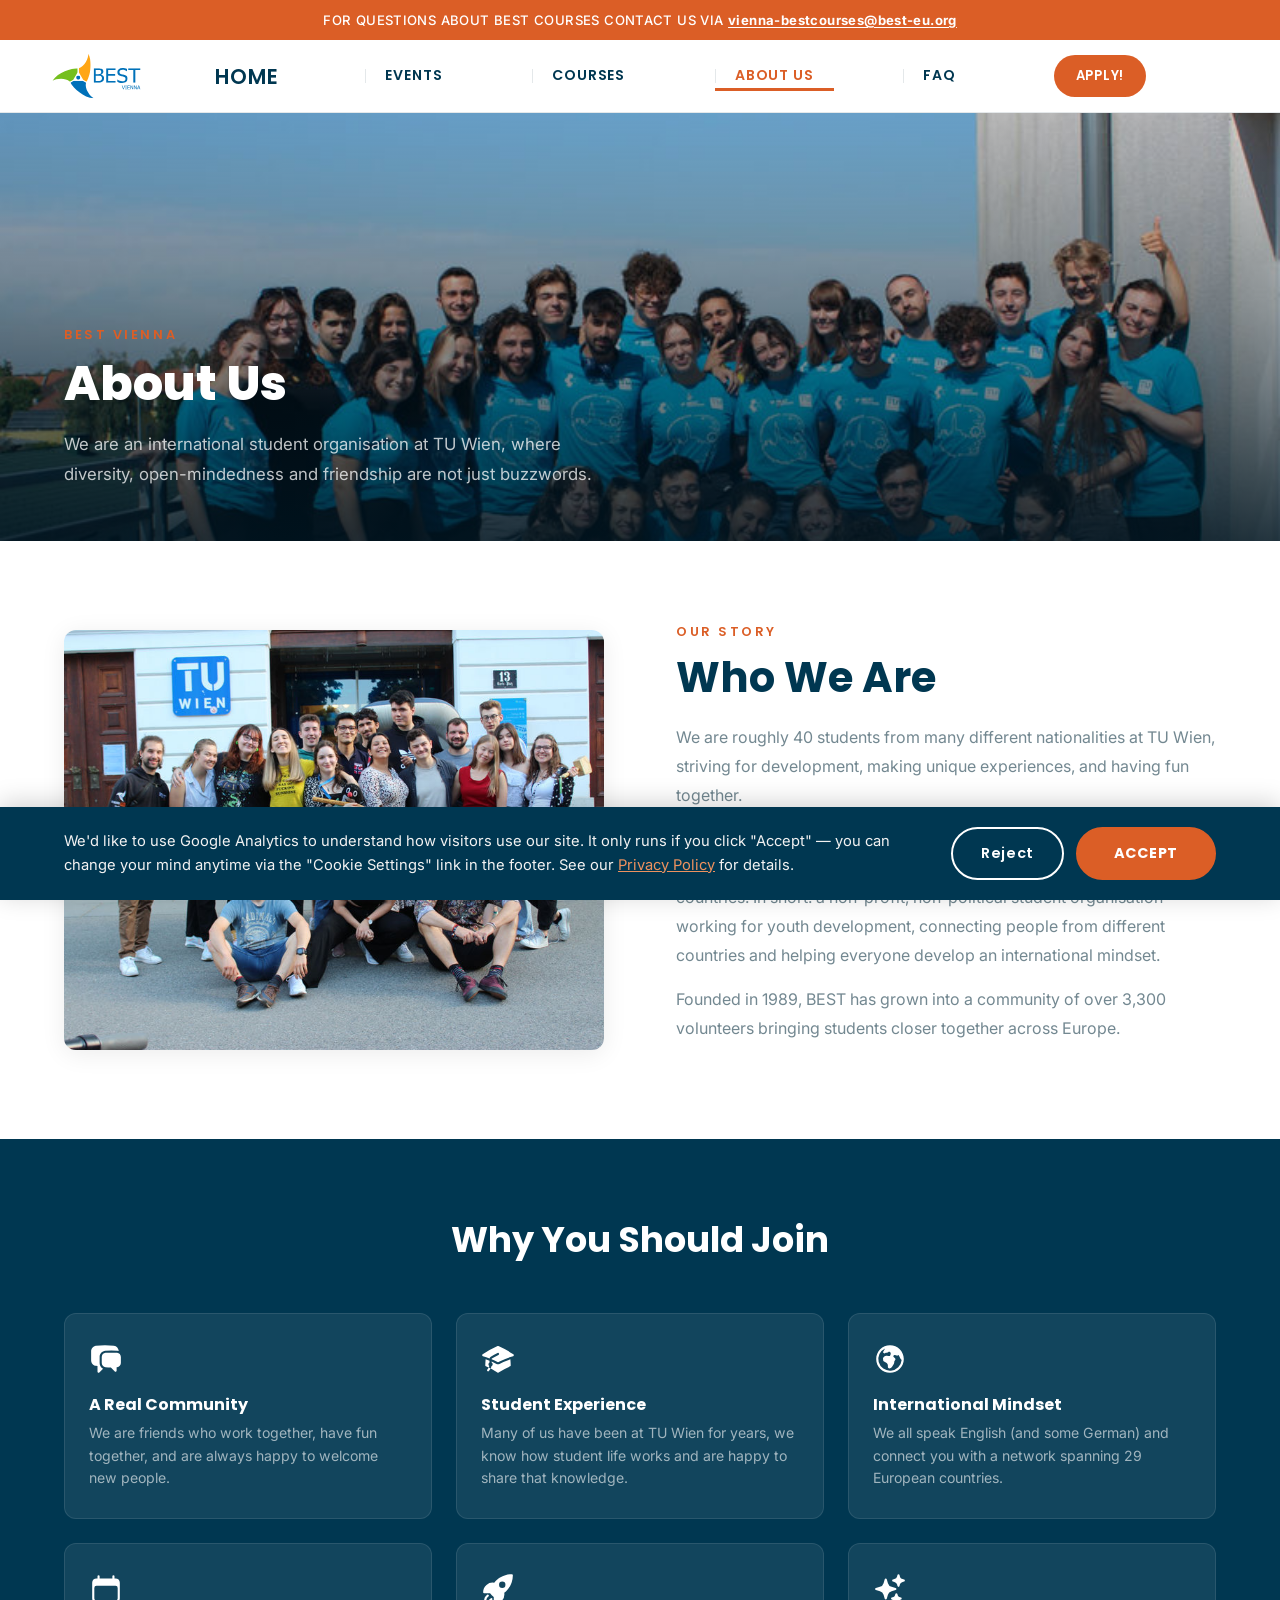
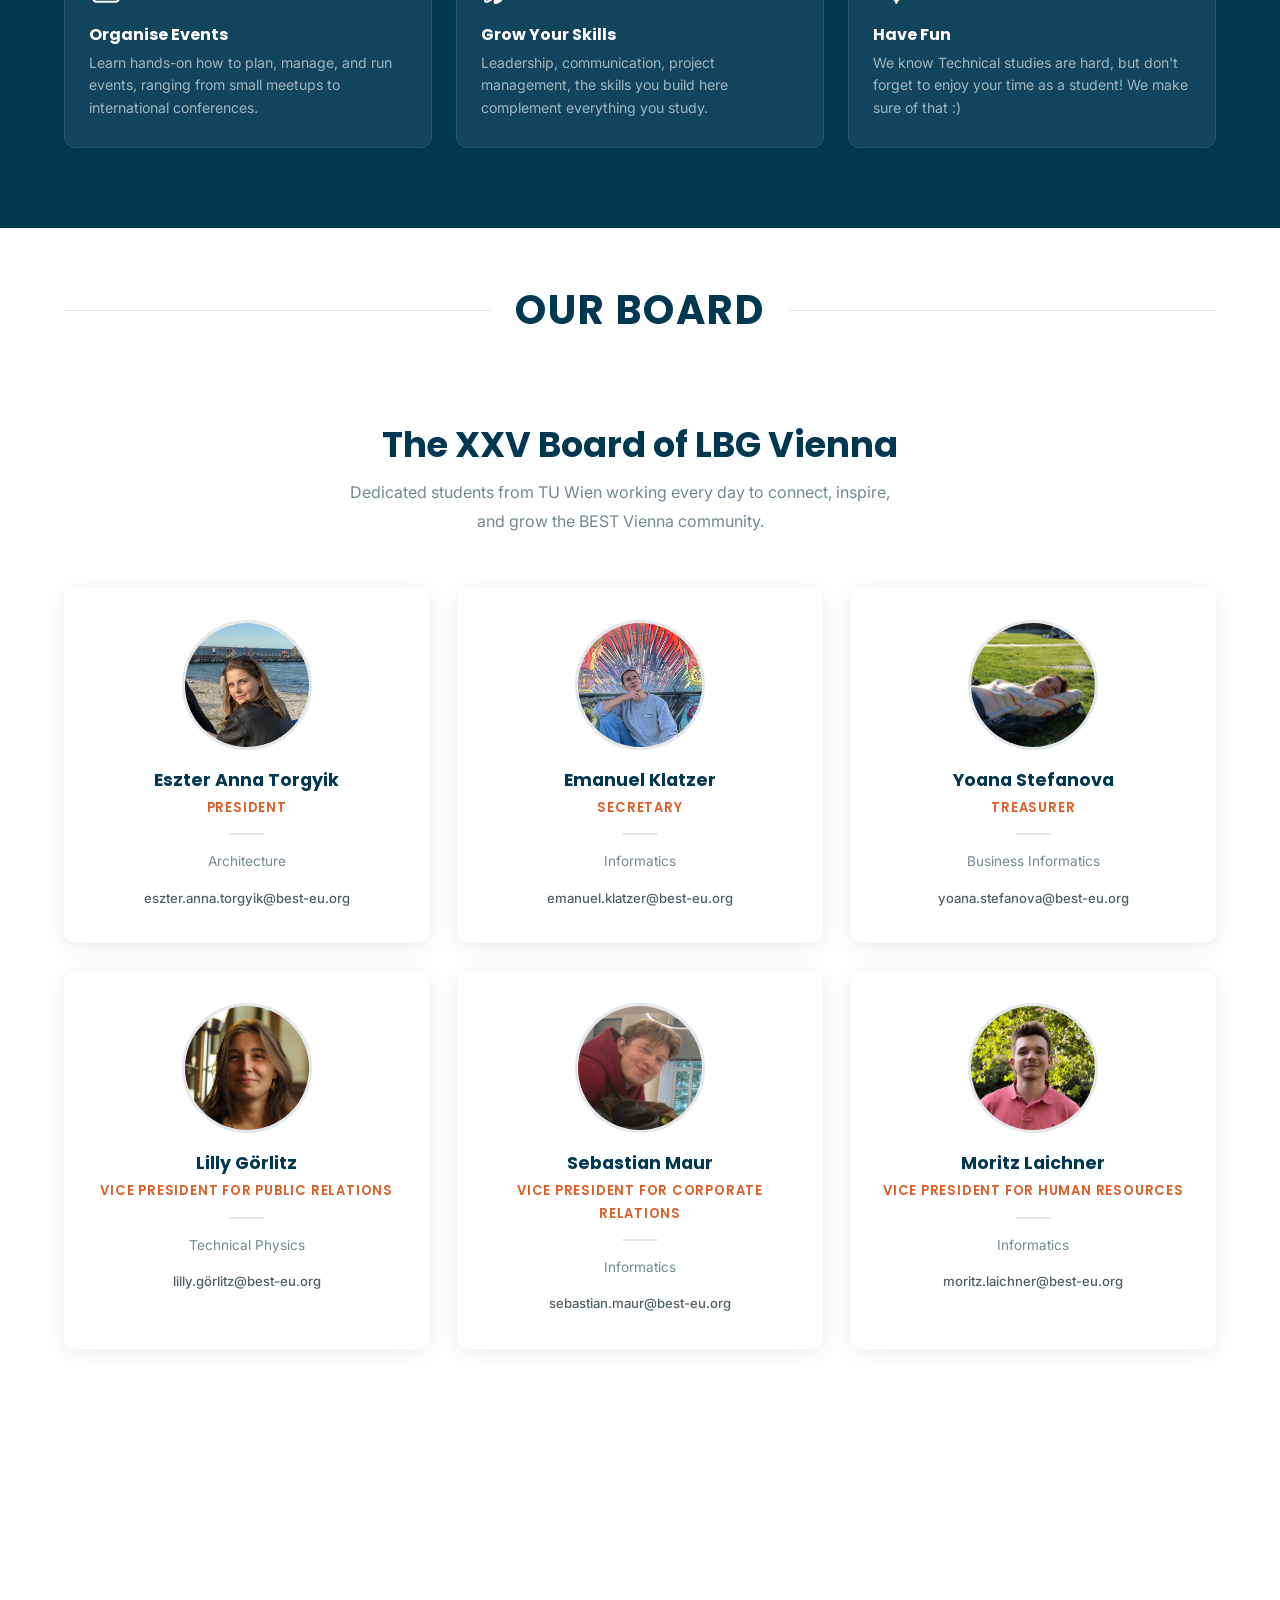
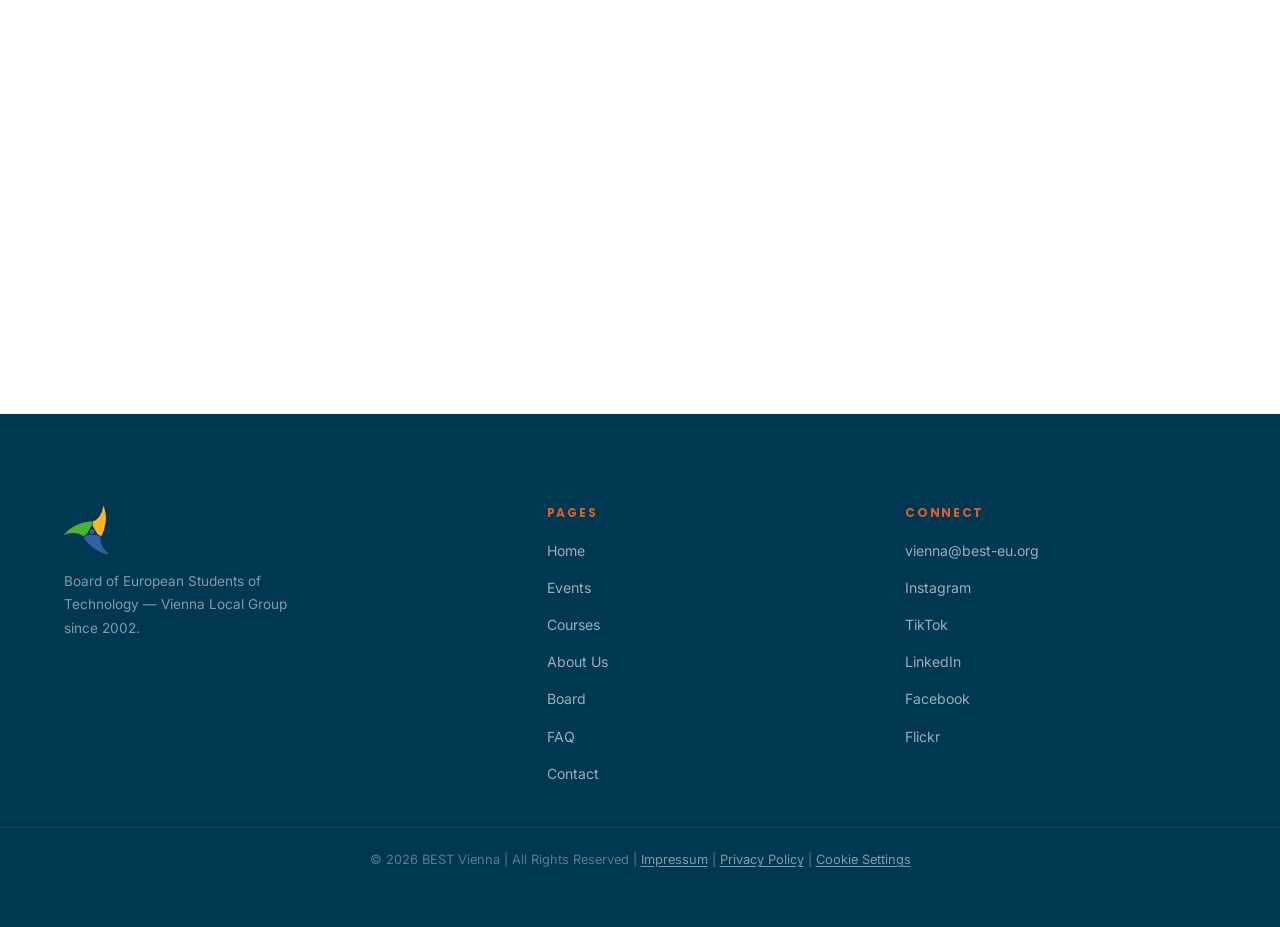
<file: about.html>
<!DOCTYPE html>
<html lang="en">
<head>
    <meta charset="UTF-8"/>
    <meta name="viewport" content="width=device-width, initial-scale=1.0"/>
    <title>About Us — BEST Vienna</title>
    <meta name="description"
          content="Learn about BEST Vienna — who we are, what we do, and why you should join our community of students at TU Wien."/>

    <link rel="preconnect" href="https://fonts.googleapis.com"/>
    <link rel="preconnect" href="https://fonts.gstatic.com" crossorigin/>
    <link href="https://fonts.googleapis.com/css2?family=Inter:wght@400;500;600&family=Poppins:wght@600;700;800&display=swap"
          rel="stylesheet"/>

    <link rel="stylesheet" href="assets/css/styles.css"/>
    <link rel="icon" href="assets/images/logos/best_logomark.png" type="image/png"/>
</head>
<body>

<!-- Google Analytics is only loaded after cookie consent is granted, see cookie-consent.js -->
<script src="assets/js/cookie-consent.js"></script>

<!-- ===== Announcement Bar ===== -->
<div class="announcement-bar">
    FOR QUESTIONS ABOUT BEST COURSES CONTACT US VIA
    <a href="mailto:vienna-bestcourses@best-eu.org">vienna-bestcourses@best-eu.org</a>
</div>

<!-- ===== Navbar ===== -->
<div id="navbar-placeholder"></div>
<script src="assets/js/navbar.js"></script>

<main>

    <!-- ===== Hero ===== -->
    <section class="about-hero">
        <img src="assets/images/sc22_group_lg.jpg" alt="BEST Vienna members" class="about-hero-img"/>
        <div class="about-hero-overlay" aria-hidden="true"></div>
        <div class="container about-hero-content">
            <span class="board-hero-label">BEST Vienna</span>
            <h1>About Us</h1>
            <p> We are an international student organisation at TU Wien, where diversity, open-mindedness and friendship
                are not just buzzwords.</p>
        </div>
    </section>

    <!-- ===== Who We Are ===== -->
    <section class="section-pad">
        <div class="container">
            <div class="about-split">

                <div class="about-split-img fade-up">
                    <img src="assets/images/lga22_group_lg.jpg" alt="BEST Vienna members at an event" loading="lazy"/>
                </div>

                <div class="about-split-text fade-up delay-2">
                    <span class="board-hero-label">Our Story</span>
                    <h2>Who We Are</h2>
                    <p>
                        We are roughly 40 students from many different nationalities at TU Wien, striving for
                        development, making unique experiences, and having fun together.
                    </p>
                    <p>
                        We are part of a European-wide network — <strong>BEST: Board of European Students of
                        Technology</strong> — spanning <span data-stat="localGroups">79</span> Local BEST Groups across
                        <span data-stat="countries">29</span> countries. In short: a
                        non-profit, non-political student organisation working for youth development, connecting
                        people from different countries and helping everyone develop an international mindset.
                    </p>
                    <p>
                        Founded in 1989, BEST has grown into a community of over <span data-stat="volunteers"
                                                                                       data-stat-format="locale">3 300</span>
                        volunteers bringing
                        students closer together across Europe.
                    </p>
                </div>

            </div>
        </div>
    </section>

    <!-- ===== Why Join ===== -->
    <section class="benefits-section">
        <div class="container">
            <div class="benefits-intro fade-up">
                <h2 class="section-title">Why You Should Join</h2>
            </div>

            <div class="benefits-grid">

                <div class="benefit-card fade-up delay-1">
                    <div class="benefit-icon"><svg xmlns="http://www.w3.org/2000/svg" viewBox="0 0 24 24" fill="currentColor" aria-hidden="true"><path d="M4.913 2.658c2.075-.27 4.19-.408 6.337-.408 2.147 0 4.262.139 6.337.408 1.922.25 3.291 1.861 3.405 3.727a4.403 4.403 0 0 0-1.032-.211 50.89 50.89 0 0 0-8.42 0c-2.358.196-4.04 2.19-4.04 4.434v4.286a4.47 4.47 0 0 0 2.433 3.984L7.28 21.53A.75.75 0 0 1 6 21v-4.03a48.527 48.527 0 0 1-1.087-.128C2.905 16.58 1.5 14.833 1.5 12.862V6.638c0-1.97 1.405-3.718 3.413-3.979Z" /><path d="M15.75 7.5c-1.376 0-2.739.057-4.086.169C10.124 7.797 9 9.103 9 10.609v4.285c0 1.507 1.128 2.814 2.67 2.94 1.243.102 2.5.157 3.768.165l2.782 2.781a.75.75 0 0 0 1.28-.53v-2.39l.33-.026c1.542-.125 2.67-1.433 2.67-2.94v-4.286c0-1.505-1.125-2.811-2.664-2.94A49.392 49.392 0 0 0 15.75 7.5Z" /></svg></div>
                    <h4>A Real Community</h4>
                    <p>We are friends who work together, have fun together, and are always happy to welcome new
                        people.</p>
                </div>

                <div class="benefit-card fade-up delay-2">
                    <div class="benefit-icon"><svg xmlns="http://www.w3.org/2000/svg" viewBox="0 0 24 24" fill="currentColor" aria-hidden="true"><path d="M11.7 2.805a.75.75 0 0 1 .6 0A60.65 60.65 0 0 1 22.83 8.72a.75.75 0 0 1-.231 1.337 49.948 49.948 0 0 0-9.902 3.912l-.003.002c-.114.06-.227.119-.34.18a.75.75 0 0 1-.707 0A50.88 50.88 0 0 0 7.5 12.173v-.224c0-.131.067-.248.172-.311a54.615 54.615 0 0 1 4.653-2.52.75.75 0 0 0-.65-1.352 56.123 56.123 0 0 0-4.78 2.589 1.858 1.858 0 0 0-.859 1.228 49.803 49.803 0 0 0-4.634-1.527.75.75 0 0 1-.231-1.337A60.653 60.653 0 0 1 11.7 2.805Z" /><path d="M13.06 15.473a48.45 48.45 0 0 1 7.666-3.282c.134 1.414.22 2.843.255 4.284a.75.75 0 0 1-.46.711 47.87 47.87 0 0 0-8.105 4.342.75.75 0 0 1-.832 0 47.87 47.87 0 0 0-8.104-4.342.75.75 0 0 1-.461-.71c.035-1.442.121-2.87.255-4.286.921.304 1.83.634 2.726.99v1.27a1.5 1.5 0 0 0-.14 2.508c-.09.38-.222.753-.397 1.11.452.213.901.434 1.346.66a6.727 6.727 0 0 0 .551-1.607 1.5 1.5 0 0 0 .14-2.67v-.645a48.549 48.549 0 0 1 3.44 1.667 2.25 2.25 0 0 0 2.12 0Z" /><path d="M4.462 19.462c.42-.419.753-.89 1-1.395.453.214.902.435 1.347.662a6.742 6.742 0 0 1-1.286 1.794.75.75 0 0 1-1.06-1.06Z" /></svg></div>
                    <h4>Student Experience</h4>
                    <p>Many of us have been at TU Wien for years, we know how student life works and are happy to share
                        that knowledge.</p>
                </div>

                <div class="benefit-card fade-up delay-3">
                    <div class="benefit-icon"><svg xmlns="http://www.w3.org/2000/svg" viewBox="0 0 24 24" fill="currentColor" aria-hidden="true"><path fill-rule="evenodd" d="M12 2.25c-5.385 0-9.75 4.365-9.75 9.75s4.365 9.75 9.75 9.75 9.75-4.365 9.75-9.75S17.385 2.25 12 2.25ZM8.547 4.505a8.25 8.25 0 1 0 11.672 8.214l-.46-.46a2.252 2.252 0 0 1-.422-.586l-1.08-2.16a.414.414 0 0 0-.663-.107.827.827 0 0 1-.812.21l-1.273-.363a.89.89 0 0 0-.738 1.595l.587.39c.59.395.674 1.23.172 1.732l-.2.2c-.211.212-.33.498-.33.796v.41c0 .409-.11.809-.32 1.158l-1.315 2.191a2.11 2.11 0 0 1-1.81 1.025 1.055 1.055 0 0 1-1.055-1.055v-1.172c0-.92-.56-1.747-1.414-2.089l-.654-.261a2.25 2.25 0 0 1-1.384-2.46l.007-.042a2.25 2.25 0 0 1 .29-.787l.09-.15a2.25 2.25 0 0 1 2.37-1.048l1.178.236a1.125 1.125 0 0 0 1.302-.795l.208-.73a1.125 1.125 0 0 0-.578-1.315l-.665-.332-.091.091a2.25 2.25 0 0 1-1.591.659h-.18c-.249 0-.487.1-.662.274a.931.931 0 0 1-1.458-1.137l1.279-2.132Z" clip-rule="evenodd" /></svg></div>
                    <h4>International Mindset</h4>
                    <p>We all speak English (and some German) and connect you with a network spanning <span
                            data-stat="countries">29</span> European countries.</p>
                </div>

                <div class="benefit-card fade-up delay-1">
                    <div class="benefit-icon"><svg xmlns="http://www.w3.org/2000/svg" viewBox="0 0 24 24" fill="currentColor" aria-hidden="true"><path fill-rule="evenodd" d="M6.75 2.25A.75.75 0 0 1 7.5 3v1.5h9V3A.75.75 0 0 1 18 3v1.5h.75a3 3 0 0 1 3 3v11.25a3 3 0 0 1-3 3H5.25a3 3 0 0 1-3-3V7.5a3 3 0 0 1 3-3H6V3a.75.75 0 0 1 .75-.75Zm13.5 9a1.5 1.5 0 0 0-1.5-1.5H5.25a1.5 1.5 0 0 0-1.5 1.5v7.5a1.5 1.5 0 0 0 1.5 1.5h13.5a1.5 1.5 0 0 0 1.5-1.5v-7.5Z" clip-rule="evenodd" /></svg></div>
                    <h4>Organise Events</h4>
                    <p>Learn hands-on how to plan, manage, and run events, ranging from small meetups to international
                        conferences.</p>
                </div>

                <div class="benefit-card fade-up delay-2">
                    <div class="benefit-icon"><svg xmlns="http://www.w3.org/2000/svg" viewBox="0 0 24 24" fill="currentColor" aria-hidden="true"><path fill-rule="evenodd" d="M9.315 7.584C12.195 3.883 16.695 1.5 21.75 1.5a.75.75 0 0 1 .75.75c0 5.056-2.383 9.555-6.084 12.436A6.75 6.75 0 0 1 9.75 22.5a.75.75 0 0 1-.75-.75v-4.131A15.838 15.838 0 0 1 6.382 15H2.25a.75.75 0 0 1-.75-.75 6.75 6.75 0 0 1 7.815-6.666ZM15 6.75a2.25 2.25 0 1 0 0 4.5 2.25 2.25 0 0 0 0-4.5Z" clip-rule="evenodd" /><path d="M5.26 17.242a.75.75 0 1 0-.897-1.203 5.243 5.243 0 0 0-2.05 5.022.75.75 0 0 0 .625.627 5.243 5.243 0 0 0 5.022-2.051.75.75 0 1 0-1.202-.897 3.744 3.744 0 0 1-3.008 1.51c0-1.23.592-2.323 1.51-3.008Z" /></svg></div>
                    <h4>Grow Your Skills</h4>
                    <p>Leadership, communication, project management, the skills you build here complement everything
                        you study.</p>
                </div>

                <div class="benefit-card fade-up delay-3">
                    <div class="benefit-icon"><svg xmlns="http://www.w3.org/2000/svg" viewBox="0 0 24 24" fill="currentColor" aria-hidden="true"><path fill-rule="evenodd" d="M9 4.5a.75.75 0 0 1 .721.544l.813 2.846a3.75 3.75 0 0 0 2.576 2.576l2.846.813a.75.75 0 0 1 0 1.442l-2.846.813a3.75 3.75 0 0 0-2.576 2.576l-.813 2.846a.75.75 0 0 1-1.442 0l-.813-2.846a3.75 3.75 0 0 0-2.576-2.576l-2.846-.813a.75.75 0 0 1 0-1.442l2.846-.813A3.75 3.75 0 0 0 7.466 7.89l.813-2.846A.75.75 0 0 1 9 4.5ZM18 1.5a.75.75 0 0 1 .728.568l.258 1.036c.236.94.97 1.674 1.91 1.91l1.036.258a.75.75 0 0 1 0 1.456l-1.036.258c-.94.236-1.674.97-1.91 1.91l-.258 1.036a.75.75 0 0 1-1.456 0l-.258-1.036a2.625 2.625 0 0 0-1.91-1.91l-1.036-.258a.75.75 0 0 1 0-1.456l1.036-.258a2.625 2.625 0 0 0 1.91-1.91l.258-1.036A.75.75 0 0 1 18 1.5ZM16.5 15a.75.75 0 0 1 .712.513l.394 1.183c.15.447.5.799.948.948l1.183.395a.75.75 0 0 1 0 1.422l-1.183.395c-.447.15-.799.5-.948.948l-.395 1.183a.75.75 0 0 1-1.422 0l-.395-1.183a1.5 1.5 0 0 0-.948-.948l-1.183-.395a.75.75 0 0 1 0-1.422l1.183-.395c.447-.15.799-.5.948-.948l.395-1.183A.75.75 0 0 1 16.5 15Z" clip-rule="evenodd" /></svg></div>
                    <h4>Have Fun</h4>
                    <p>We know Technical studies are hard, but don't forget to enjoy your time as a student! We make sure of
                        that :)</p>
                </div>

            </div>
        </div>
    </section>

    <!-- ===== Meet the Board ===== -->
    <div class="section-divider container fade-up" id="board">
        <span>OUR BOARD</span>
    </div>

    <section class="board-members-section section-pad">
        <div class="container">
            <div class="board-members-intro fade-up">
                <h2 class="section-title" id="board-title">Meet the Board</h2>
                <p class="section-subtitle">
                    Dedicated students from TU Wien working every day to connect, inspire, and grow the BEST Vienna
                    community.
                </p>
            </div>

            <div class="board-members-grid" id="board-members-grid">
                <!-- Populated by config.js -->
            </div>
        </div>
    </section>

    <!-- ===== Join CTA ===== -->
    <div class="section-divider container fade-up">
        <span>GET INVOLVED</span>
    </div>

    <section class="about-cta">
        <div class="container about-cta-inner">

            <div class="fade-up">
                <h2>Ready to Join?</h2>
                <p>
                    Apply to become a member and we will contact you with next steps. If you have questions,
                    don't hesitate to reach out or drop by one of our weekly meetings.
                </p>
                <a href="https://forms.gle/X1QXGorJ41wWyBX18" class="btn btn-primary btn-lg">Apply Now</a>
            </div>

            <div class="fade-up delay-2">
                <h2>Find Us</h2>
                <div class="highlight-box">
                    <p>
                        <strong>
                            <a href="https://tuw-maps.tuwien.ac.at/?q=ACEG38" target="_blank" rel="noopener"
                               style="color: var(--orange);">
                                HTU, Karlsplatz 13, Hof 1, Stiege 4, ground floor, 1040 Vienna
                            </a>
                        </strong>
                    </p>
                    <p style="margin-top: 8px; font-size: 0.88rem;">
                        Office hours: every <strong>Wednesday 18:00–18:30</strong><br/>
                        Weekly meetings at <strong>18:30</strong> — you are very welcome to join!
                    </p>
                    <p style="margin-top: 8px; font-size: 0.82rem; color: var(--gray);">
                        Note: No office hours or meetings during vacation or when the university is closed.
                    </p>
                </div>
                <p style="margin-top: 20px;">
                    Or write us directly at
                    <a href="mailto:vienna@best-eu.org" style="color: var(--orange); font-weight: 600;">vienna@best-eu.org</a>
                </p>
            </div>

        </div>
    </section>

</main>

<!-- ===== Footer ===== -->
<div id="footer-placeholder"></div>
<script src="assets/js/footer.js"></script>

<script src="assets/js/config.js"></script>
<script>
    // Board title + member cards from config.js. Stats are bound
    // declaratively via [data-stat] in main.js.
    var boardTitle = document.getElementById('board-title');
    if (boardTitle) {
        boardTitle.textContent = 'The ' + BOARD_TERM + ' Board of LBG Vienna';
    }

    var grid = document.getElementById('board-members-grid');
    if (grid) {
        var delays = ['delay-1', 'delay-2', 'delay-3'];
        grid.innerHTML = BOARD_MEMBERS.map(function (m, i) {
            return [
                '<div class="member-card fade-up ' + delays[i % 3] + '">',
                '  <div class="member-photo-wrap">',
                '    <img src="assets/images/board/' + m.photo + '" alt="' + m.name + '" loading="lazy" />',
                '  </div>',
                '  <h3>' + m.name + '</h3>',
                '  <div class="member-role">' + m.role + '</div>',
                '  <div class="member-divider"></div>',
                '  <p class="member-study">' + m.study + '</p>',
                '  <a href="mailto:' + m.email + '" class="member-email">' + m.email + '</a>',
                '</div>',
            ].join('\n');
        }).join('\n');
    }
</script>
<script src="assets/js/main.js"></script>
</body>
</html>
</file>
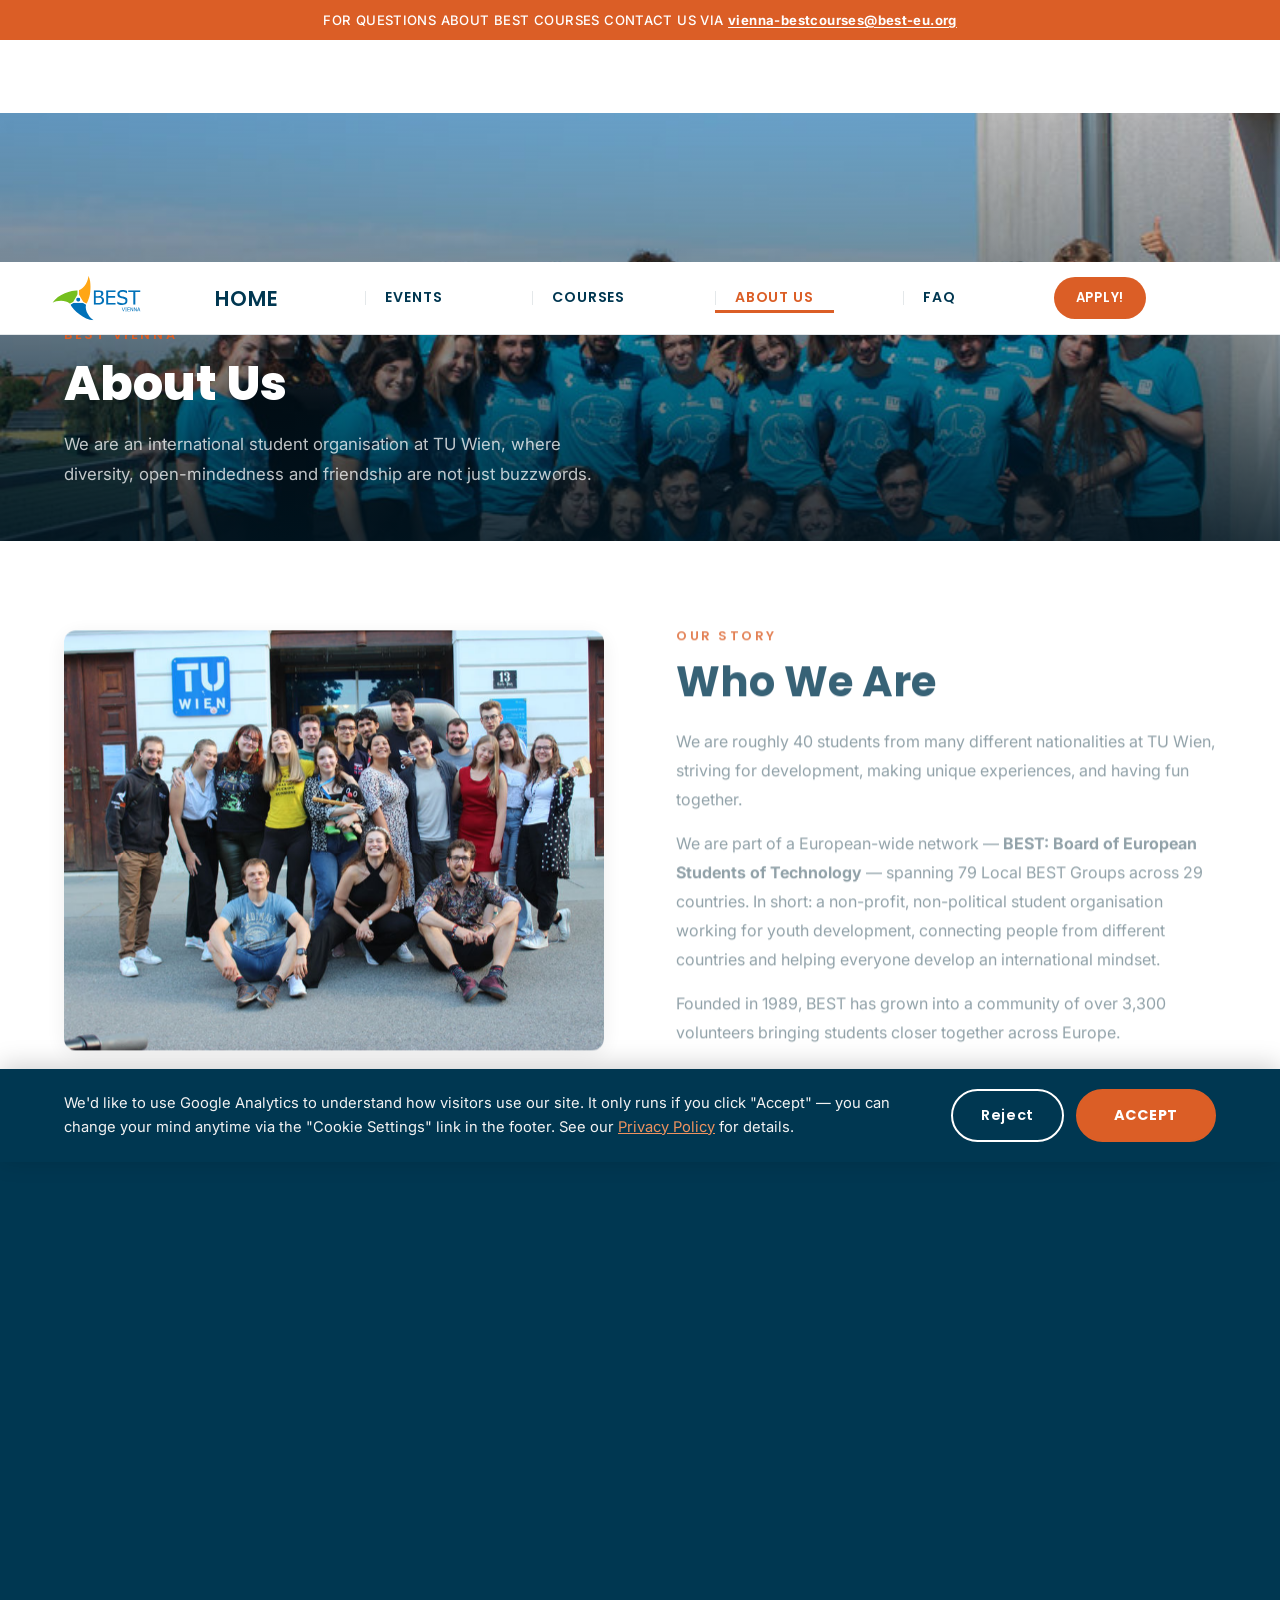
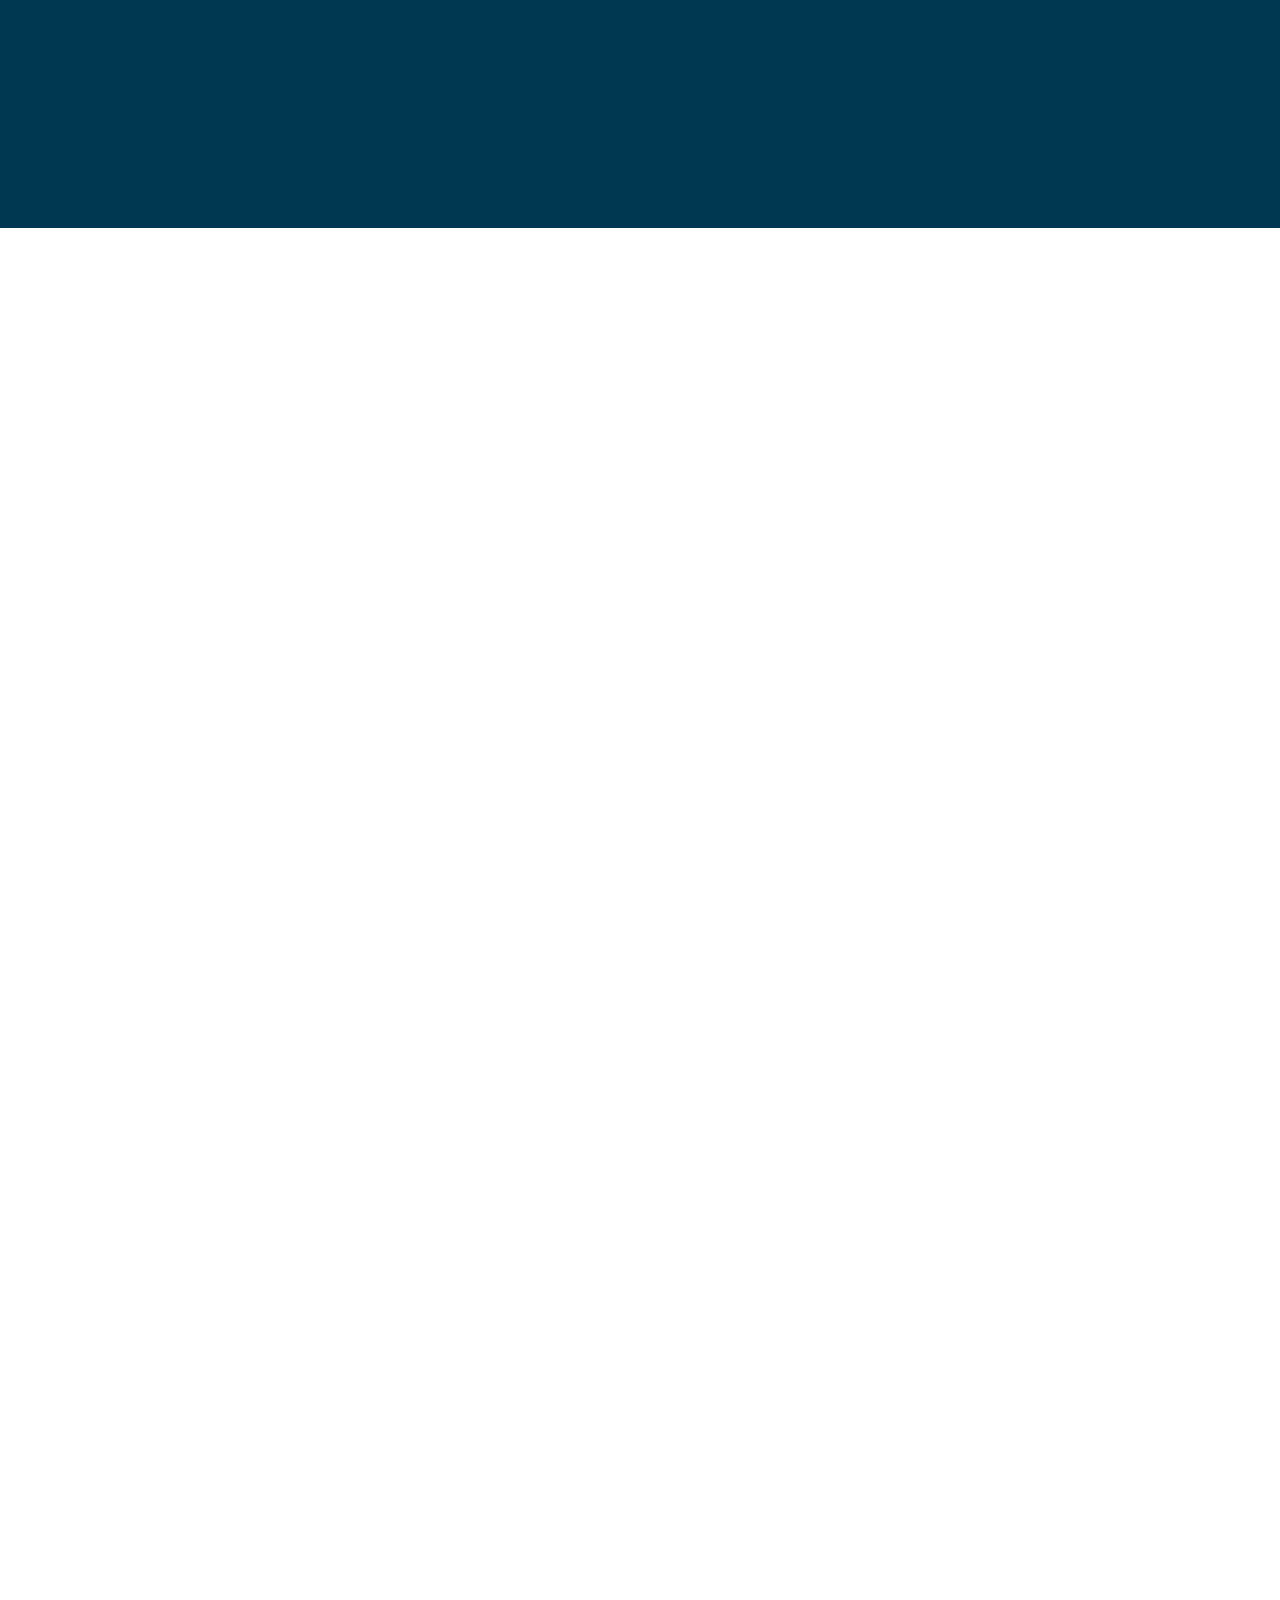
<file: board.html>
<!DOCTYPE html>
<html lang="en">
<head>
  <meta charset="UTF-8" />
  <meta name="viewport" content="width=device-width, initial-scale=1.0" />
  <title>Board — BEST Vienna</title>
  <meta name="description" content="Meet the Board of BEST Vienna — redirecting to About Us." />
  <link rel="icon" href="assets/images/logos/best_logomark.png" type="image/png" />
  <meta http-equiv="refresh" content="0; url=about.html#board" />
</head>
<body>
  <p>Redirecting to <a href="about.html#board">About Us — Board</a>…</p>
</body>
</html>
</file>
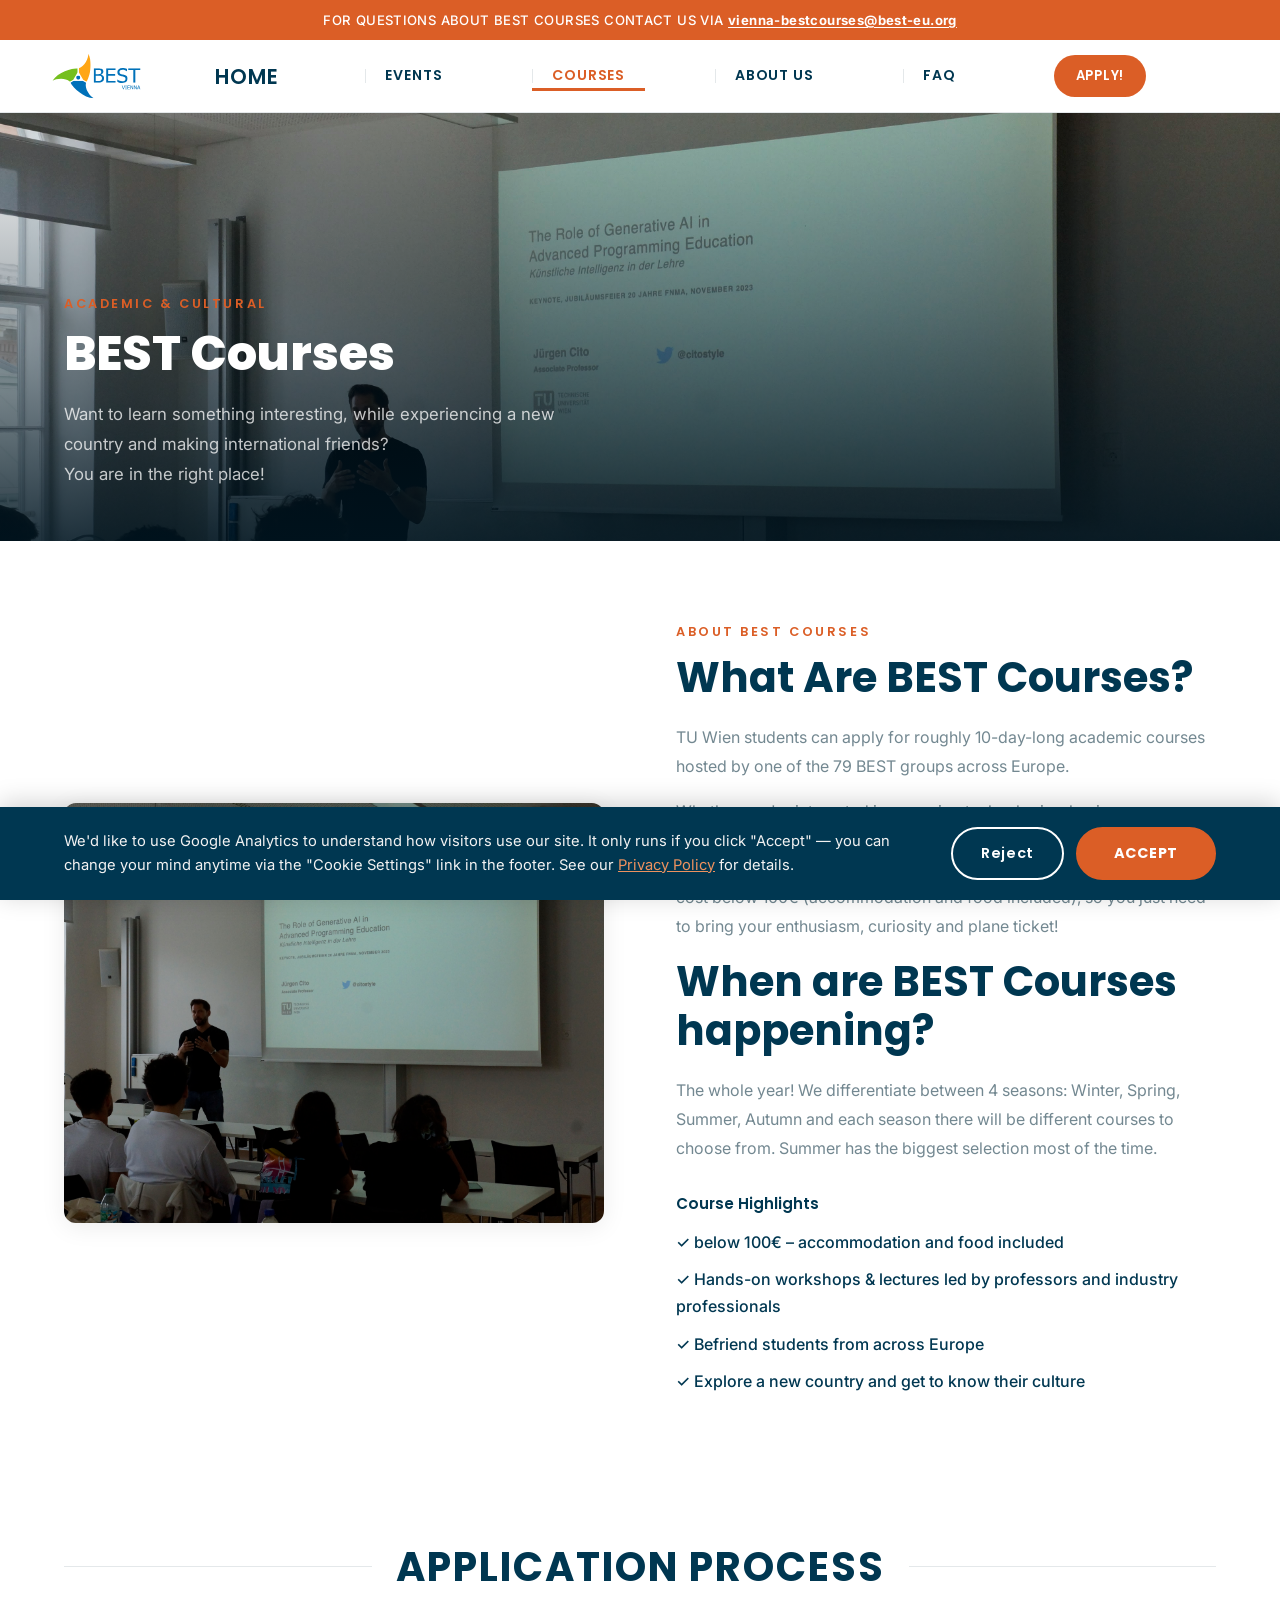
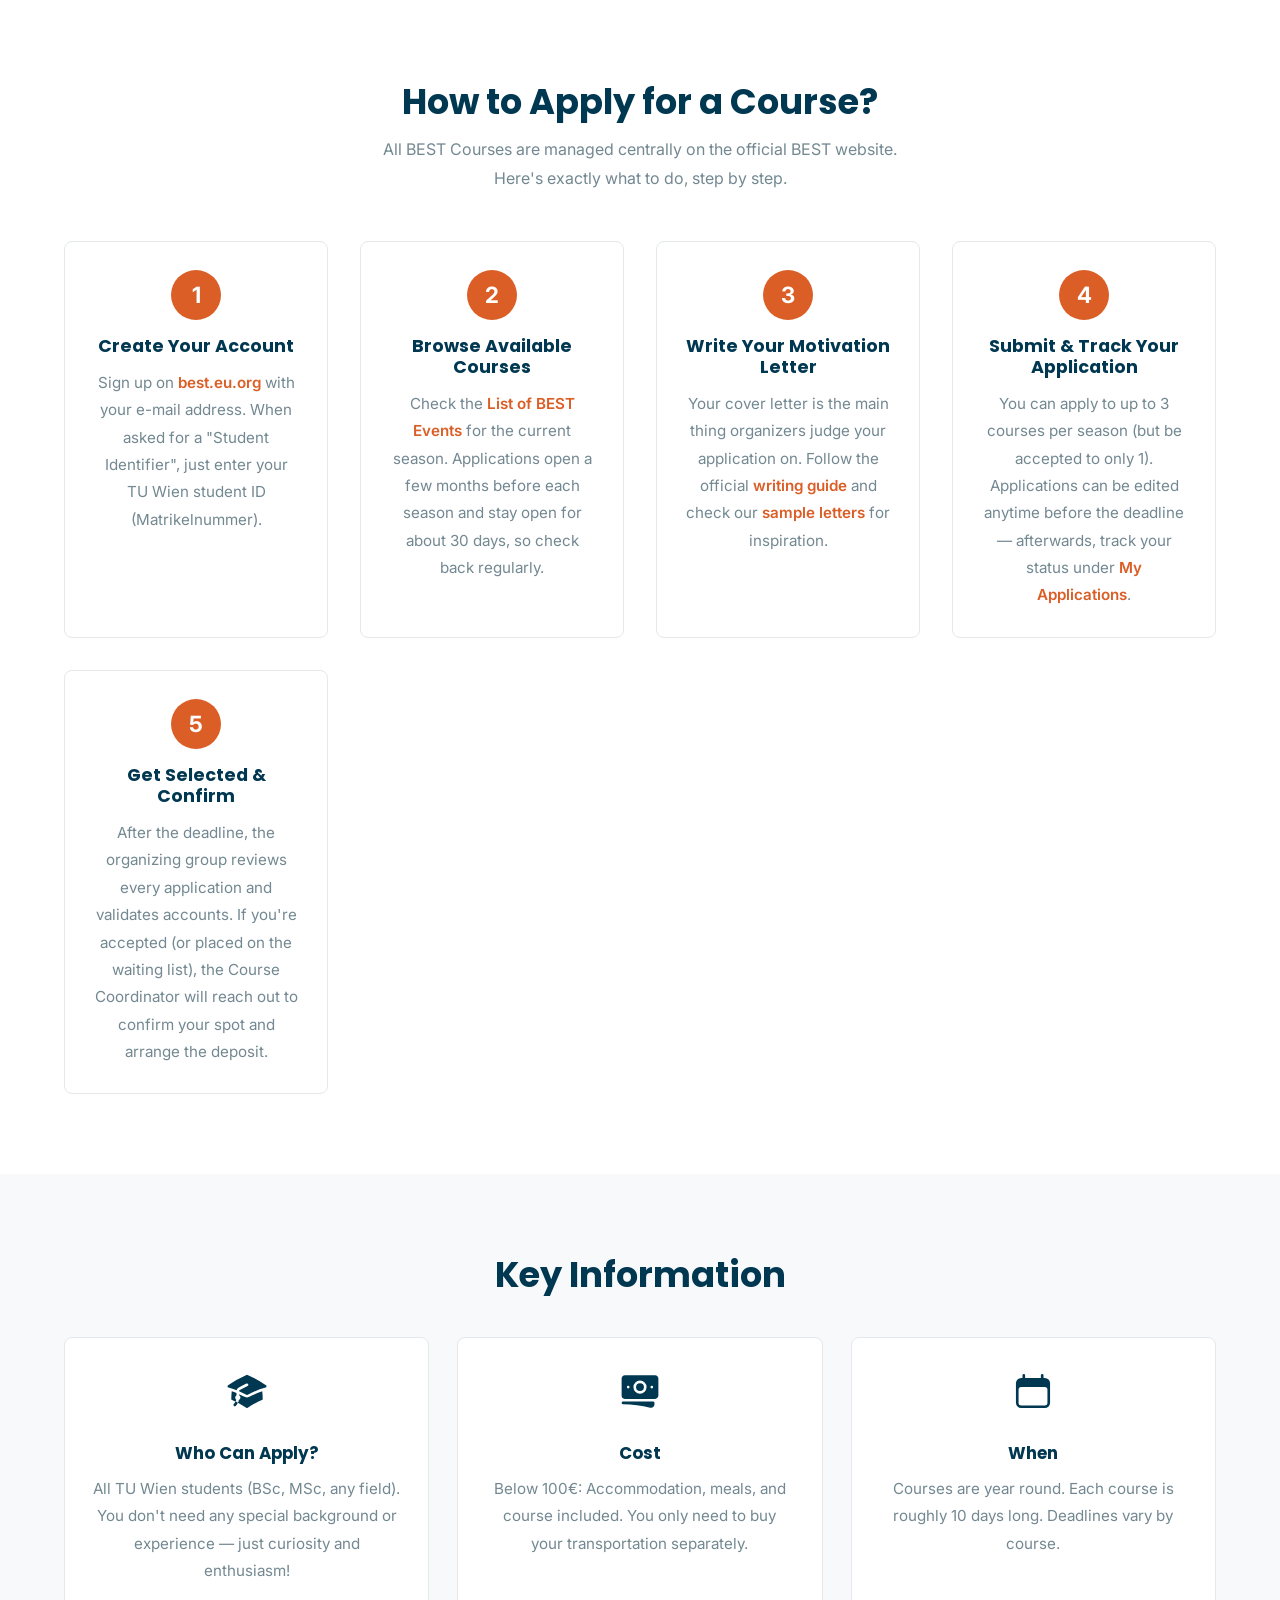
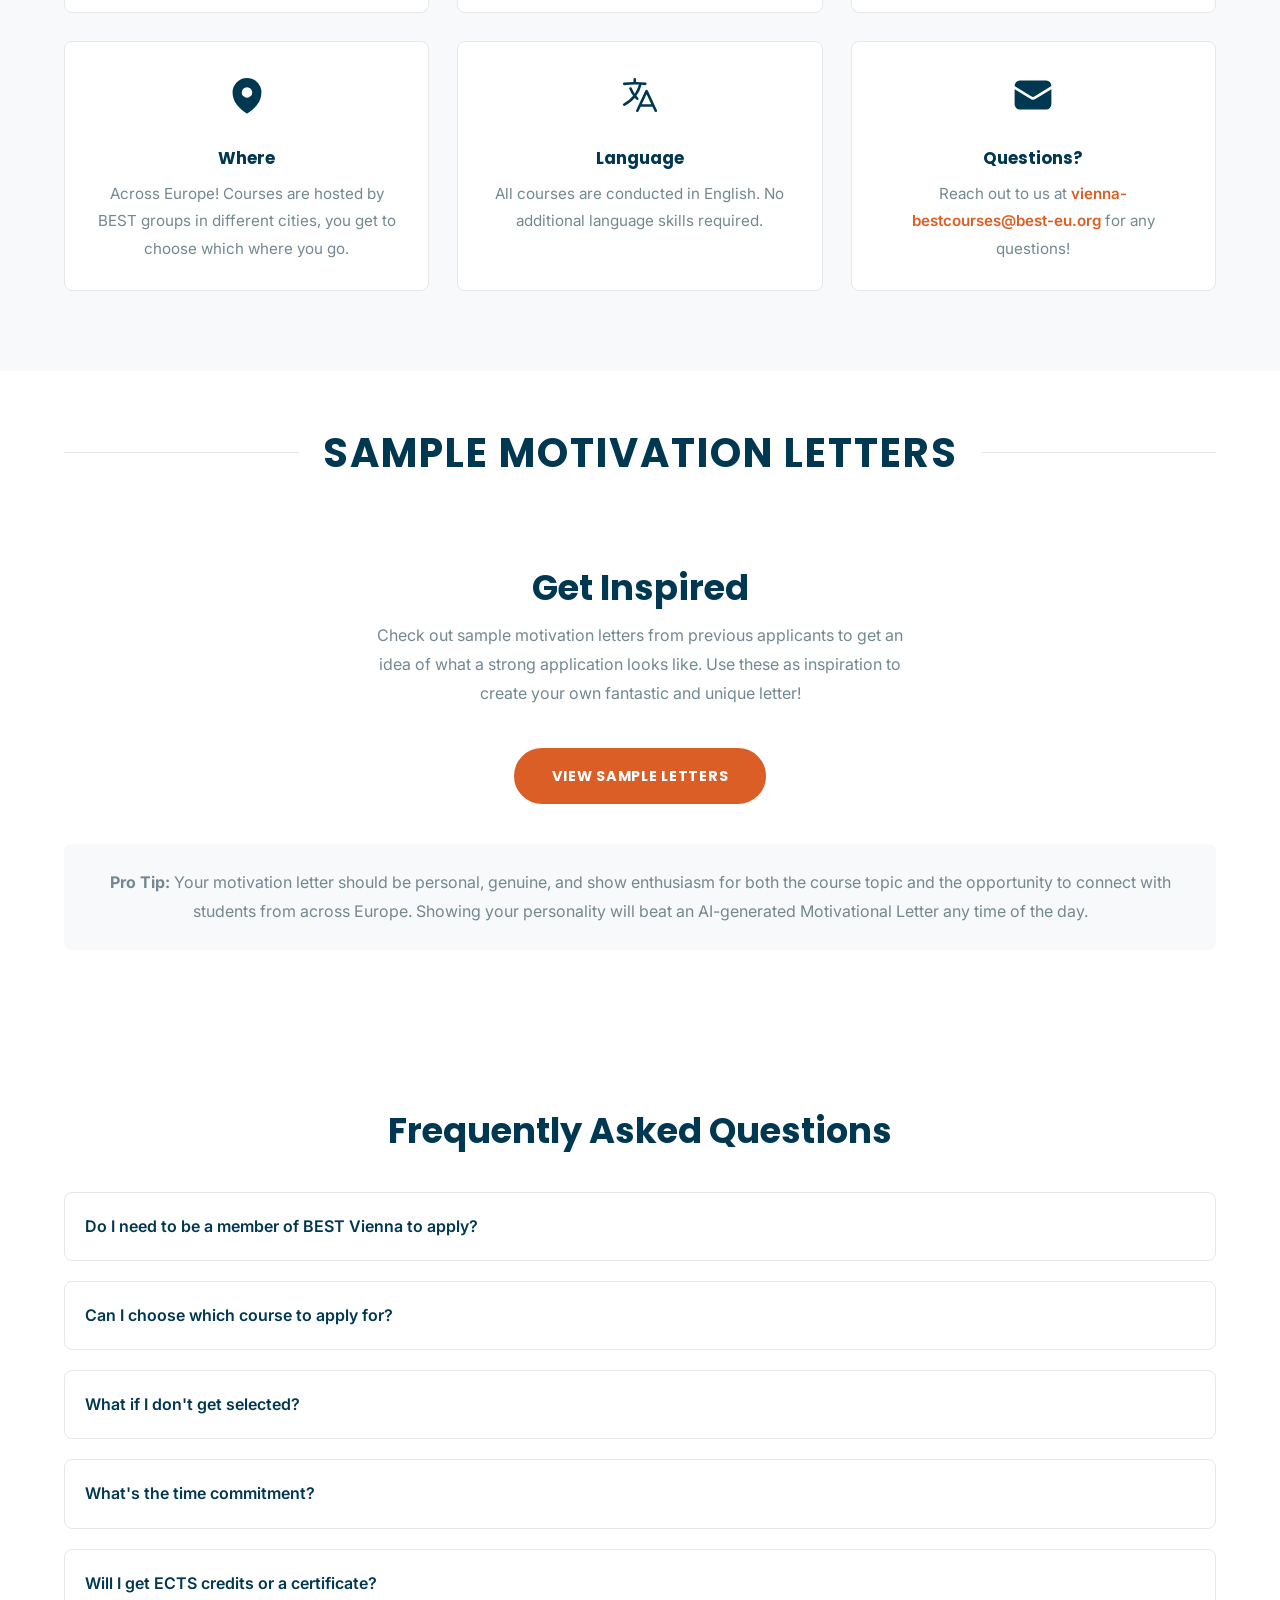
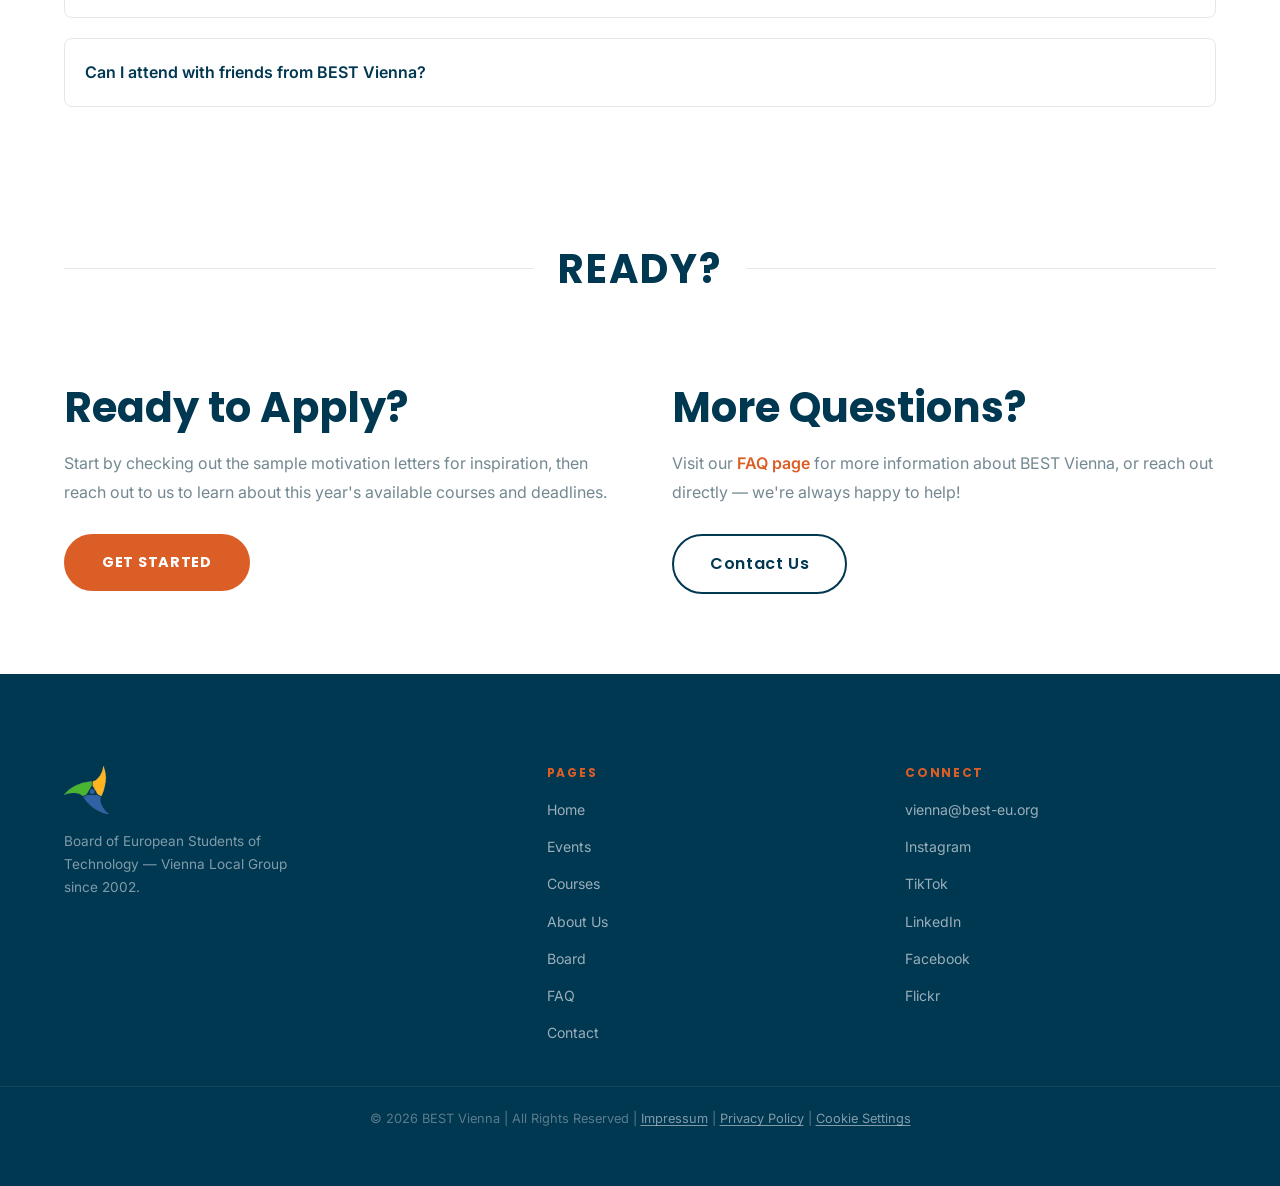
<file: courses.html>
<!DOCTYPE html>
<html lang="en">
<head>
    <meta charset="UTF-8"/>
    <meta name="viewport" content="width=device-width, initial-scale=1.0"/>
    <title>Courses — BEST Vienna</title>
    <meta name="description"
          content="Want to learn something new while experiencing a new Country and making international friends? You are in the right place! On this page you learn how BEST Courses work, and how you can join one."/>

    <link rel="preconnect" href="https://fonts.googleapis.com"/>
    <link rel="preconnect" href="https://fonts.gstatic.com" crossorigin/>
    <link href="https://fonts.googleapis.com/css2?family=Inter:wght@400;500;600&family=Poppins:wght@600;700;800&display=swap"
          rel="stylesheet"/>

    <link rel="stylesheet" href="assets/css/styles.css"/>
    <link rel="icon" href="assets/images/logos/best_logomark.png" type="image/png"/>
</head>
<body>

<!-- Google Analytics is only loaded after cookie consent is granted, see cookie-consent.js -->
<script src="assets/js/cookie-consent.js"></script>

<!-- ===== Announcement Bar ===== -->
<div class="announcement-bar">
    FOR QUESTIONS ABOUT BEST COURSES CONTACT US VIA
    <a href="mailto:vienna-bestcourses@best-eu.org">vienna-bestcourses@best-eu.org</a>
</div>

<!-- ===== Navbar ===== -->
<div id="navbar-placeholder"></div>
<script src="assets/js/navbar.js"></script>

<main>

    <!-- ===== Hero ===== -->
    <section class="about-hero">
        <img src="assets/images/events/BEST_Course.jpg" alt="BEST Course participants" class="about-hero-img"/>
        <div class="about-hero-overlay" aria-hidden="true"></div>
        <div class="container about-hero-content">
            <span class="board-hero-label">Academic & Cultural</span>
            <h1>BEST Courses</h1>
            <p> Want to learn something interesting, while experiencing a new country and making international friends?
                <br> You are in the right place!</p>
        </div>
    </section>

    <!-- ===== What are BEST Courses ===== -->
    <section class="section-pad">
        <div class="container">
            <div class="about-split fade-up">

                <div class="about-split-img fade-up">
                    <img src="assets/images/events/BEST_Course.jpg" alt="BEST Course participants learning" loading="lazy"/>
                </div>

                <div class="about-split-text fade-up delay-2">
                    <span class="board-hero-label">About BEST Courses</span>
                    <h2>What Are BEST Courses?</h2>
                    <p>
                        TU Wien students can apply for roughly 10-day-long academic courses hosted by one of the 79 BEST
                        groups across Europe.
                    </p>
                    <p>
                        Whether you're interested in emerging technologies, business innovation, engineering challenges,
                        or cultural exploration, there's a course for you. All courses are made to be affordable for
                        everyone and cost below 100€ (accommodation and food included), so you just need to bring your
                        enthusiasm, curiosity and plane ticket!
                    </p>

                    <h2>When are BEST Courses happening?</h2>
                    <p> The whole year! We differentiate between 4 seasons: Winter, Spring, Summer, Autumn and each
                        season there will be different courses to choose from. Summer has the biggest selection most of
                        the time.</p>

                    <div class="course-highlights" style="margin-top: 32px;">
                        <h4 style="font-size: 0.95rem; font-weight: 600; margin-bottom: 16px; color: var(--navy);">
                            Course Highlights</h4>
                        <ul style="list-style: none; padding: 0; margin: 0;">
                            <li style="margin-bottom: 10px;">✓ below 100€ – accommodation and food included</li>
                            <li style="margin-bottom: 10px;">✓ Hands-on workshops & lectures led by professors and
                                industry professionals
                            </li>
                            <li style="margin-bottom: 10px;">✓ Befriend students from across Europe</li>
                            <li style="margin-bottom: 10px;">✓ Explore a new country and get to know their culture</li>
                        </ul>
                    </div>
                </div>

            </div>
        </div>
    </section>

    <!-- ===== How to Apply ===== -->
    <div class="section-divider container fade-up">
        <span>APPLICATION PROCESS</span>
    </div>

    <section class="section-pad">
        <div class="container">
            <div class="text-center fade-up" style="margin-bottom: 48px;">
                <h2 class="section-title">How to Apply for a Course?</h2>
                <p class="section-subtitle" style="margin: 0 auto;">
                    All BEST Courses are managed centrally on the official BEST website. Here's exactly what to do,
                    step by step.
                </p>
            </div>

            <div class="application-steps">

                <div class="step-card fade-up delay-1">
                    <div class="step-number">1</div>
                    <h3>Create Your Account</h3>
                    <p>Sign up on
                        <a href="https://www.best.eu.org/account/registration.jsp" target="_blank" rel="noopener noreferrer" style="color: var(--orange); font-weight: 600;">best.eu.org</a>
                        with your e-mail address. When asked for a "Student Identifier", just enter your TU Wien
                        student ID (Matrikelnummer).</p>
                </div>

                <div class="step-card fade-up delay-2">
                    <div class="step-number">2</div>
                    <h3>Browse Available Courses</h3>
                    <p>Check the
                        <a href="https://www.best.eu.org/courses/list.jsp" target="_blank" rel="noopener noreferrer" style="color: var(--orange); font-weight: 600;">List of BEST Events</a>
                        for the current season. Applications open a few months before each season and stay open for
                        about 30 days, so check back regularly.</p>
                </div>

                <div class="step-card fade-up delay-3">
                    <div class="step-number">3</div>
                    <h3>Write Your Motivation Letter</h3>
                    <p>Your cover letter is the main thing organizers judge your application on. Follow the official
                        <a href="https://www.best.eu.org/courses/howToWriteAMotivationLetter.jsp" target="_blank" rel="noopener noreferrer" style="color: var(--orange); font-weight: 600;">writing guide</a>
                        and check our
                        <a href="motivation-letters.html" style="color: var(--orange); font-weight: 600;">sample letters</a>
                        for inspiration.</p>
                </div>

                <div class="step-card fade-up delay-1">
                    <div class="step-number">4</div>
                    <h3>Submit & Track Your Application</h3>
                    <p>You can apply to up to 3 courses per season (but be accepted to only 1). Applications can be
                        edited anytime before the deadline — afterwards, track your status under
                        <a href="https://www.best.eu.org/account/applications.jsp" target="_blank" rel="noopener noreferrer" style="color: var(--orange); font-weight: 600;">My Applications</a>.</p>
                </div>

                <div class="step-card fade-up delay-2">
                    <div class="step-number">5</div>
                    <h3>Get Selected & Confirm</h3>
                    <p>After the deadline, the organizing group reviews every application and validates accounts. If
                        you're accepted (or placed on the waiting list), the Course Coordinator will reach out to
                        confirm your spot and arrange the deposit.</p>
                </div>

            </div>
        </div>
    </section>

    <!-- ===== Key Information ===== -->
    <section class="section-pad" style="background-color: var(--light-bg);">
        <div class="container">
            <div class="text-center fade-up" style="margin-bottom: 40px;">
                <h2 class="section-title">Key Information</h2>
            </div>

            <div class="info-grid">

                <div class="info-card fade-up delay-1">
                    <div class="info-icon"><svg xmlns="http://www.w3.org/2000/svg" viewBox="0 0 24 24" fill="currentColor" aria-hidden="true"><path d="M11.7 2.805a.75.75 0 0 1 .6 0A60.65 60.65 0 0 1 22.83 8.72a.75.75 0 0 1-.231 1.337 49.948 49.948 0 0 0-9.902 3.912l-.003.002c-.114.06-.227.119-.34.18a.75.75 0 0 1-.707 0A50.88 50.88 0 0 0 7.5 12.173v-.224c0-.131.067-.248.172-.311a54.615 54.615 0 0 1 4.653-2.52.75.75 0 0 0-.65-1.352 56.123 56.123 0 0 0-4.78 2.589 1.858 1.858 0 0 0-.859 1.228 49.803 49.803 0 0 0-4.634-1.527.75.75 0 0 1-.231-1.337A60.653 60.653 0 0 1 11.7 2.805Z" /><path d="M13.06 15.473a48.45 48.45 0 0 1 7.666-3.282c.134 1.414.22 2.843.255 4.284a.75.75 0 0 1-.46.711 47.87 47.87 0 0 0-8.105 4.342.75.75 0 0 1-.832 0 47.87 47.87 0 0 0-8.104-4.342.75.75 0 0 1-.461-.71c.035-1.442.121-2.87.255-4.286.921.304 1.83.634 2.726.99v1.27a1.5 1.5 0 0 0-.14 2.508c-.09.38-.222.753-.397 1.11.452.213.901.434 1.346.66a6.727 6.727 0 0 0 .551-1.607 1.5 1.5 0 0 0 .14-2.67v-.645a48.549 48.549 0 0 1 3.44 1.667 2.25 2.25 0 0 0 2.12 0Z" /><path d="M4.462 19.462c.42-.419.753-.89 1-1.395.453.214.902.435 1.347.662a6.742 6.742 0 0 1-1.286 1.794.75.75 0 0 1-1.06-1.06Z" /></svg></div>
                    <h4>Who Can Apply?</h4>
                    <p>All TU Wien students (BSc, MSc, any field). You don't need any special background or experience —
                        just curiosity and enthusiasm!</p>
                </div>

                <div class="info-card fade-up delay-2">
                    <div class="info-icon"><svg xmlns="http://www.w3.org/2000/svg" viewBox="0 0 24 24" fill="currentColor" aria-hidden="true"><path d="M12 7.5a2.25 2.25 0 1 0 0 4.5 2.25 2.25 0 0 0 0-4.5Z" /><path fill-rule="evenodd" d="M1.5 4.875C1.5 3.839 2.34 3 3.375 3h17.25c1.035 0 1.875.84 1.875 1.875v9.75c0 1.036-.84 1.875-1.875 1.875H3.375A1.875 1.875 0 0 1 1.5 14.625v-9.75ZM8.25 9.75a3.75 3.75 0 1 1 7.5 0 3.75 3.75 0 0 1-7.5 0ZM18.75 9a.75.75 0 0 0-.75.75v.008c0 .414.336.75.75.75h.008a.75.75 0 0 0 .75-.75V9.75a.75.75 0 0 0-.75-.75h-.008ZM4.5 9.75A.75.75 0 0 1 5.25 9h.008a.75.75 0 0 1 .75.75v.008a.75.75 0 0 1-.75.75H5.25a.75.75 0 0 1-.75-.75V9.75Z" clip-rule="evenodd" /><path d="M2.25 18a.75.75 0 0 0 0 1.5c5.4 0 10.63.722 15.6 2.075 1.19.324 2.4-.558 2.4-1.82V18.75a.75.75 0 0 0-.75-.75H2.25Z" /></svg></div>
                    <h4>Cost</h4>
                    <p>Below 100€: Accommodation, meals, and
                        course included. You only need to buy your transportation separately.</p>
                </div>

                <div class="info-card fade-up delay-3">
                    <div class="info-icon"><svg xmlns="http://www.w3.org/2000/svg" viewBox="0 0 24 24" fill="currentColor" aria-hidden="true"><path fill-rule="evenodd" d="M6.75 2.25A.75.75 0 0 1 7.5 3v1.5h9V3A.75.75 0 0 1 18 3v1.5h.75a3 3 0 0 1 3 3v11.25a3 3 0 0 1-3 3H5.25a3 3 0 0 1-3-3V7.5a3 3 0 0 1 3-3H6V3a.75.75 0 0 1 .75-.75Zm13.5 9a1.5 1.5 0 0 0-1.5-1.5H5.25a1.5 1.5 0 0 0-1.5 1.5v7.5a1.5 1.5 0 0 0 1.5 1.5h13.5a1.5 1.5 0 0 0 1.5-1.5v-7.5Z" clip-rule="evenodd" /></svg></div>
                    <h4>When</h4>
                    <p>Courses are year round. Each course is roughly 10 days long. Deadlines vary by course.</p>
                </div>

                <div class="info-card fade-up delay-1">
                    <div class="info-icon"><svg xmlns="http://www.w3.org/2000/svg" viewBox="0 0 24 24" fill="currentColor" aria-hidden="true"><path fill-rule="evenodd" d="m11.54 22.351.07.04.028.016a.76.76 0 0 0 .723 0l.028-.015.071-.041a16.975 16.975 0 0 0 1.144-.742 19.58 19.58 0 0 0 2.683-2.282c1.944-1.99 3.963-4.98 3.963-8.827a8.25 8.25 0 0 0-16.5 0c0 3.846 2.02 6.837 3.963 8.827a19.58 19.58 0 0 0 2.682 2.282 16.975 16.975 0 0 0 1.145.742ZM12 13.5a3 3 0 1 0 0-6 3 3 0 0 0 0 6Z" clip-rule="evenodd" /></svg></div>
                    <h4>Where</h4>
                    <p>Across Europe! Courses are hosted by BEST groups in different cities, you get to choose which
                        where you go.</p>
                </div>

                <div class="info-card fade-up delay-2">
                    <div class="info-icon"><svg xmlns="http://www.w3.org/2000/svg" viewBox="0 0 24 24" fill="currentColor" aria-hidden="true"><path fill-rule="evenodd" d="M9 2.25a.75.75 0 0 1 .75.75v1.506a49.384 49.384 0 0 1 5.343.371.75.75 0 1 1-.186 1.489c-.66-.083-1.323-.151-1.99-.206a18.67 18.67 0 0 1-2.97 6.323c.318.384.65.753 1 1.107a.75.75 0 0 1-1.07 1.052A18.902 18.902 0 0 1 9 13.687a18.823 18.823 0 0 1-5.656 4.482.75.75 0 0 1-.688-1.333 17.323 17.323 0 0 0 5.396-4.353A18.72 18.72 0 0 1 5.89 8.598a.75.75 0 0 1 1.388-.568A17.21 17.21 0 0 0 9 11.224a17.168 17.168 0 0 0 2.391-5.165 48.04 48.04 0 0 0-8.298.307.75.75 0 0 1-.186-1.489 49.159 49.159 0 0 1 5.343-.371V3A.75.75 0 0 1 9 2.25ZM15.75 9a.75.75 0 0 1 .68.433l5.25 11.25a.75.75 0 1 1-1.36.634l-1.198-2.567h-6.744l-1.198 2.567a.75.75 0 0 1-1.36-.634l5.25-11.25A.75.75 0 0 1 15.75 9Zm-2.672 8.25h5.344l-2.672-5.726-2.672 5.726Z" clip-rule="evenodd" /></svg></div>
                    <h4>Language</h4>
                    <p>All courses are conducted in English. No additional language skills required.</p>
                </div>

                <div class="info-card fade-up delay-3">
                    <div class="info-icon"><svg xmlns="http://www.w3.org/2000/svg" viewBox="0 0 24 24" fill="currentColor" aria-hidden="true"><path d="M1.5 8.67v8.58a3 3 0 0 0 3 3h15a3 3 0 0 0 3-3V8.67l-8.928 5.493a3 3 0 0 1-3.144 0L1.5 8.67Z" /><path d="M22.5 6.908V6.75a3 3 0 0 0-3-3h-15a3 3 0 0 0-3 3v.158l9.714 5.978a1.5 1.5 0 0 0 1.572 0L22.5 6.908Z" /></svg></div>
                    <h4>Questions?</h4>
                    <p>Reach out to us at <a href="mailto:vienna-bestcourses@best-eu.org"
                                             style="color: var(--orange); font-weight: 600;">vienna-bestcourses@best-eu.org</a>
                        for any questions!</p>
                </div>

            </div>
        </div>
    </section>

    <!-- ===== Motivation Letters ===== -->
    <div class="section-divider container fade-up">
        <span>SAMPLE MOTIVATION LETTERS</span>
    </div>

    <section class="section-pad">
        <div class="container">
            <div class="text-center fade-up" style="margin-bottom: 40px;">
                <h2 class="section-title">Get Inspired</h2>
                <p class="section-subtitle" style="margin: 0 auto;">
                    Check out sample motivation letters from previous applicants to get an idea of what a strong
                    application looks like. Use these as inspiration to create your own fantastic and unique letter!
                </p>
            </div>

            <div class="cta-link" style="text-align: center; margin: 40px 0;">
                <a href="motivation-letters.html" class="btn btn-primary btn-lg">View Sample Letters</a>
            </div>

            <div class="text-center fade-up"
                 style="margin-top: 32px; padding: 24px; background-color: var(--light-bg); border-radius: 8px;">
                <p style="margin: 0; color: var(--gray);">
                    <strong>Pro Tip:</strong> Your motivation letter should be personal, genuine, and show enthusiasm
                    for both the course topic and the opportunity to connect with students from across Europe. Showing
                    your personality will beat an AI-generated Motivational Letter any time of the day.
                </p>
            </div>
        </div>
    </section>

    <!-- ===== FAQ ===== -->
    <section class="section-pad">
        <div class="container">
            <div class="text-center fade-up" style="margin-bottom: 40px;">
                <h2 class="section-title">Frequently Asked Questions</h2>
            </div>

            <div class="faq-list">

                <details class="faq-item fade-up delay-1">
                    <summary>Do I need to be a member of BEST Vienna to apply?</summary>
                    <div class="faq-content">
                        <p>No! All TU Wien students can apply for BEST Courses, whether they're members of BEST Vienna
                            or not. However, being part of the BEST Vienna community definitely makes the experience
                            even better!</p>
                    </div>
                </details>

                <details class="faq-item fade-up delay-2">
                    <summary>Can I choose which course to apply for?</summary>
                    <div class="faq-content">
                        <p>Yes! Different BEST groups host courses on various topics and in different locations
                            throughout the year. You can apply to up to 3 courses per season which interest you
                            most.</p>
                    </div>
                </details>

                <details class="faq-item fade-up delay-3">
                    <summary>What if I don't get selected?</summary>
                    <div class="faq-content">
                        <p>Courses are popular and selective, so not everyone gets in on their first try. Don't be
                            discouraged, you can apply again next season! Each season brings new courses, topics, and
                            opportunities.</p>
                    </div>
                </details>

                <details class="faq-item fade-up delay-1">
                    <summary>What's the time commitment?</summary>
                    <div class="faq-content">
                        <p>Courses are 10 days long. You'll spend most of the day in
                            workshops and lectures, with evenings and free time for socializing and exploring. It's
                            intensive but incredibly rewarding!</p>
                    </div>
                </details>

                <details class="faq-item fade-up delay-2">
                    <summary>Will I get ECTS credits or a certificate?</summary>
                    <div class="faq-content">
                        <p>This depends on the specific course and the organizing group. Many courses provide
                            certificates of attendance that are recognized by TU for 1-1.5 ECTS. Check with the
                            organizing group
                            for details about your specific course.</p>
                    </div>
                </details>

                <details class="faq-item fade-up delay-3">
                    <summary>Can I attend with friends from BEST Vienna?</summary>
                    <div class="faq-content">
                        <p>Yes! Many BEST Vienna members attend the same course together. It's a great way to deepen
                            friendships and have an amazing shared experience. Just remember that each person needs to
                            submit their own application and there is a chance only one of you is accepted.</p>
                    </div>
                </details>

            </div>
        </div>
    </section>

    <!-- ===== Ready to Apply? ===== -->
    <div class="section-divider container fade-up">
        <span>READY?</span>
    </div>

    <section class="about-cta">
        <div class="container about-cta-inner">

            <div class="fade-up">
                <h2>Ready to Apply?</h2>
                <p>
                    Start by checking out the sample motivation letters for inspiration, then reach out to us to learn
                    about this year's available courses and deadlines.
                </p>
                <a href="mailto:vienna-bestcourses@best-eu.org" class="btn btn-primary btn-lg">Get Started</a>
            </div>

            <div class="fade-up delay-2">
                <h2>More Questions?</h2>
                <p>
                    Visit our <a href="faq.html" style="color: var(--orange); font-weight: 600;">FAQ page</a> for more
                    information about BEST Vienna, or reach out directly — we're always happy to help!
                </p>
                <a href="mailto:vienna@best-eu.org" class="btn btn-outline btn-lg">Contact Us</a>
            </div>

        </div>
    </section>

</main>

<!-- ===== Footer ===== -->
<div id="footer-placeholder"></div>
<script src="assets/js/footer.js"></script>

<script src="assets/js/main.js"></script>
</body>
</html>
</file>
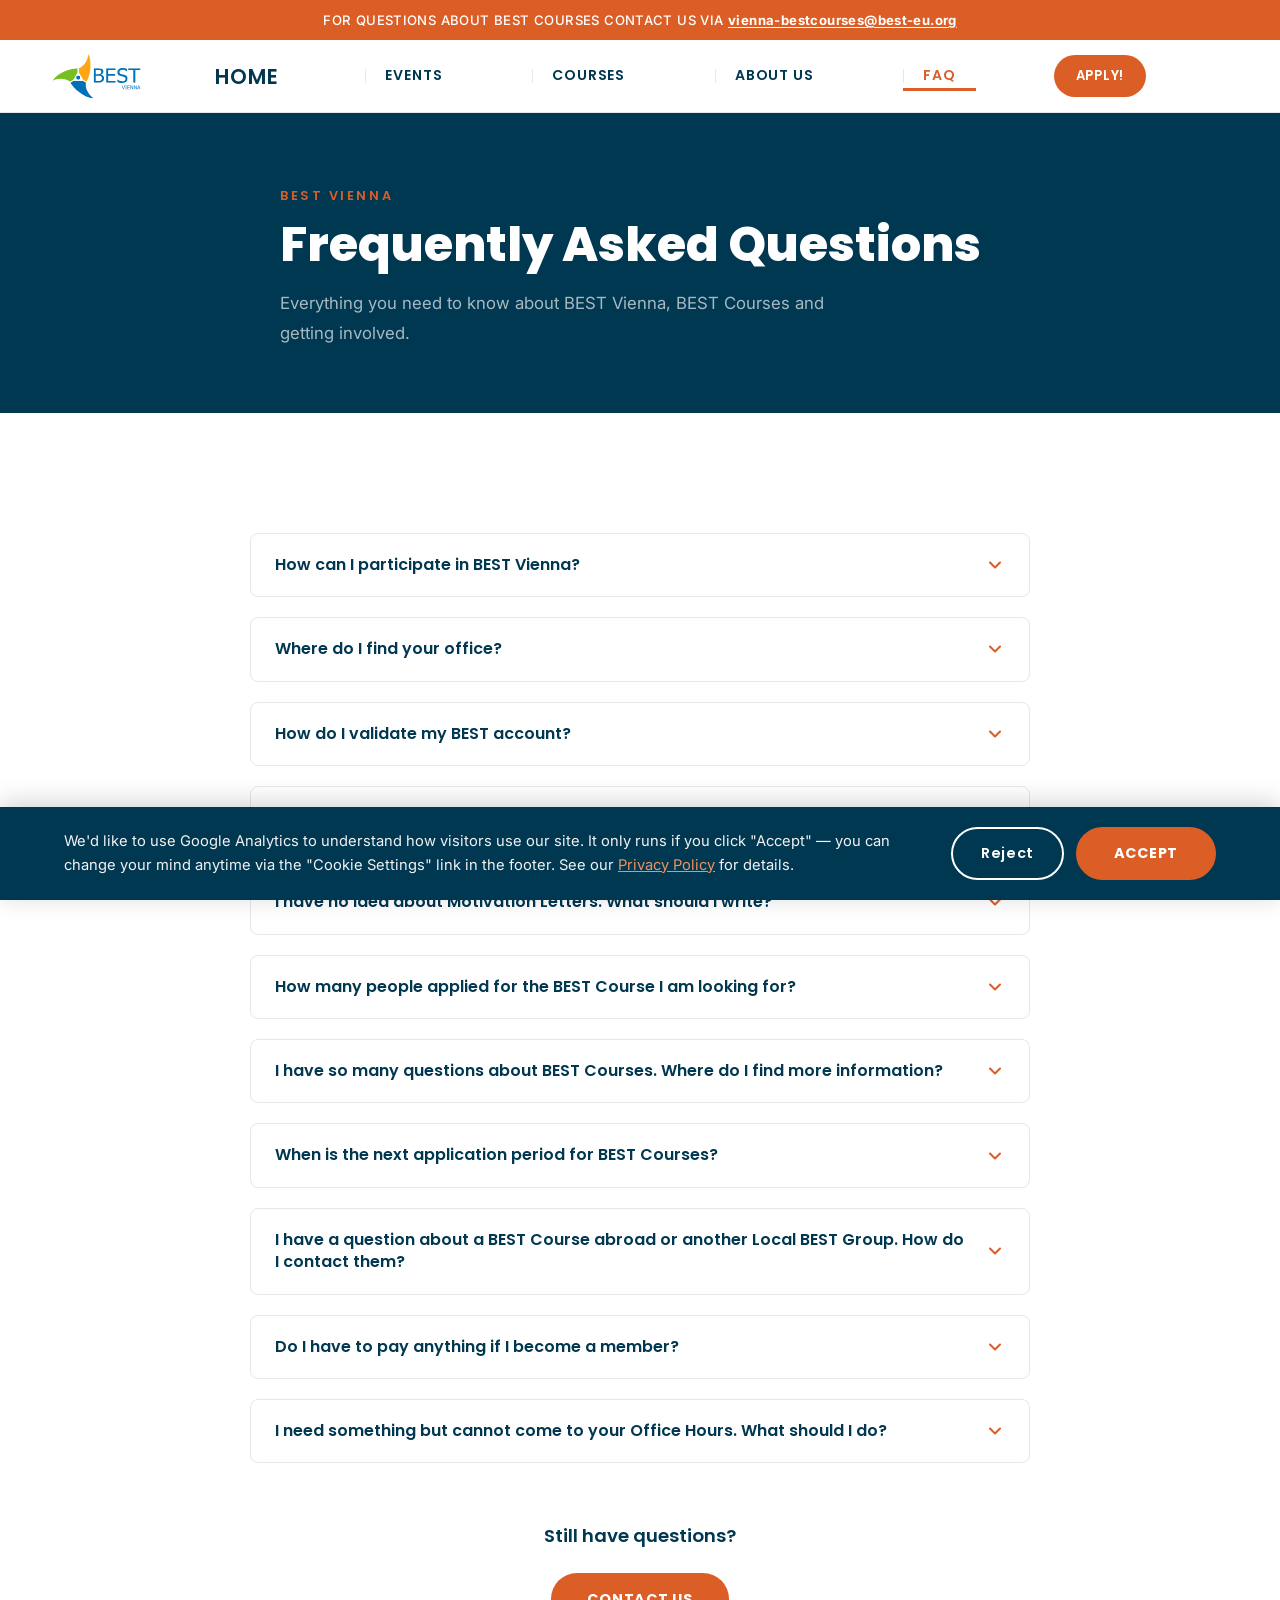
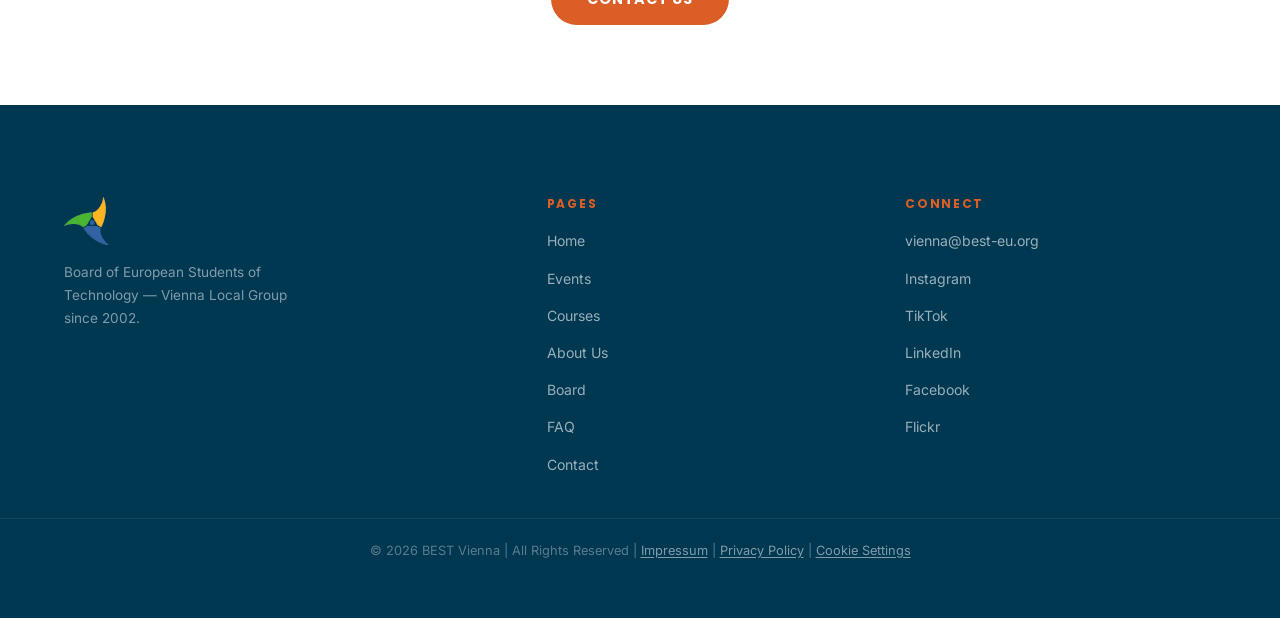
<file: faq.html>
<!DOCTYPE html>
<html lang="en">
<head>
  <meta charset="UTF-8" />
  <meta name="viewport" content="width=device-width, initial-scale=1.0" />
  <title>FAQs — BEST Vienna</title>
  <meta name="description" content="Frequently asked questions about BEST Vienna, BEST Courses, membership and more." />

  <link rel="preconnect" href="https://fonts.googleapis.com" />
  <link rel="preconnect" href="https://fonts.gstatic.com" crossorigin />
  <link href="https://fonts.googleapis.com/css2?family=Inter:wght@400;500;600&family=Poppins:wght@600;700;800&display=swap" rel="stylesheet" />

  <link rel="stylesheet" href="assets/css/styles.css" />
  <link rel="icon" href="assets/images/logos/best_logomark.png" type="image/png" />
</head>
<body>

  <!-- Google Analytics is only loaded after cookie consent is granted, see cookie-consent.js -->
  <script src="assets/js/cookie-consent.js"></script>

  <!-- ===== Announcement Bar ===== -->
  <div class="announcement-bar">
    FOR QUESTIONS ABOUT BEST COURSES CONTACT US VIA
    <a href="mailto:vienna-bestcourses@best-eu.org">vienna-bestcourses@best-eu.org</a>
  </div>

  <!-- ===== Navbar ===== -->
  <div id="navbar-placeholder"></div>
  <script src="assets/js/navbar.js"></script>

  <main>

    <!-- ===== FAQ Hero ===== -->
    <section class="faq-hero">
      <div class="container faq-hero-inner">
        <span class="board-hero-label">BEST Vienna</span>
        <h1>Frequently Asked Questions</h1>
        <p>Everything you need to know about BEST Vienna, BEST Courses and getting involved.</p>
      </div>
    </section>

    <!-- ===== FAQ Accordion ===== -->
    <section class="faq-section section-pad">
      <div class="container faq-inner">

        <div class="faq-list">

          <div class="faq-item">
            <button class="faq-question" aria-expanded="false">
              <span>How can I participate in BEST Vienna?</span>
              <svg class="faq-chevron" viewBox="0 0 24 24" fill="none" stroke="currentColor" stroke-width="2.5" stroke-linecap="round" stroke-linejoin="round"><polyline points="6 9 12 15 18 9"/></svg>
            </button>
            <div class="faq-answer">
              <p>Just join us during our <strong>Weekly Meetings (on Wednesday, 18:30)</strong>, show your motivation and tell us what you are looking for. These are the first steps to become a BESTie.</p>
              <p>What BEST offers you can be <a href="https://www.bestvienna.at/intro" target="_blank" rel="noopener">found here.</a></p>
            </div>
          </div>

          <div class="faq-item">
            <button class="faq-question" aria-expanded="false">
              <span>Where do I find your office?</span>
              <svg class="faq-chevron" viewBox="0 0 24 24" fill="none" stroke="currentColor" stroke-width="2.5" stroke-linecap="round" stroke-linejoin="round"><polyline points="6 9 12 15 18 9"/></svg>
            </button>
            <div class="faq-answer">
              <p><strong>HTU Großraum, Karlsplatz 13, Hof 1, Stiege 4, ground floor, 1040 Vienna.</strong> Go through the room and in the left corner you will find a sign that says BEST.</p>
            </div>
          </div>

          <div class="faq-item">
            <button class="faq-question" aria-expanded="false">
              <span>How do I validate my BEST account?</span>
              <svg class="faq-chevron" viewBox="0 0 24 24" fill="none" stroke="currentColor" stroke-width="2.5" stroke-linecap="round" stroke-linejoin="round"><polyline points="6 9 12 15 18 9"/></svg>
            </button>
            <div class="faq-answer">
              <p>The easiest way is to come to our <strong>Office Hours on Wednesday between 18:00–18:30</strong> with your valid student ID. Then we will have a small conversation in English and a minute later your account is validated.</p>
              <p>Please consider: We can only validate your BEST account <em>after</em> you created one. So create one and then come to us (and don't forget to apply for a Course).</p>
              <p>Don't be afraid — the validation deadline is usually a bit longer than the application deadline.</p>
            </div>
          </div>

          <div class="faq-item">
            <button class="faq-question" aria-expanded="false">
              <span>Is it possible to validate my account if I cannot come to your office?</span>
              <svg class="faq-chevron" viewBox="0 0 24 24" fill="none" stroke="currentColor" stroke-width="2.5" stroke-linecap="round" stroke-linejoin="round"><polyline points="6 9 12 15 18 9"/></svg>
            </button>
            <div class="faq-answer">
              <p>Yes, in exceptional cases when it's really not possible for you to come!</p>
              <p>Although we would like to meet you in person, you can also send an email to <a href="mailto:vienna-bestcourses@best-eu.org">vienna-bestcourses@best-eu.org</a> with a copy of your student's confirmation <em>[Studienbestätigung]</em> or a picture of your valid student ID <em>[Studienausweis]</em> and proof of your English level (Cambridge Certificate, Graduation Certificate <em>[Maturazeugnis]</em> etc.). Then we will validate your BEST account.</p>
            </div>
          </div>

          <div class="faq-item">
            <button class="faq-question" aria-expanded="false">
              <span>I have no idea about Motivation Letters. What should I write?</span>
              <svg class="faq-chevron" viewBox="0 0 24 24" fill="none" stroke="currentColor" stroke-width="2.5" stroke-linecap="round" stroke-linejoin="round"><polyline points="6 9 12 15 18 9"/></svg>
            </button>
            <div class="faq-answer">
              <p>You can find guidelines to write your unique Motivation Letter <a href="https://www.best.eu.org/courses/howToWriteAMotivationLetter.jsp" target="_blank" rel="noopener">here.</a></p>
              <p>You can find some examples of successful Motivation Letters <a href="https://www.bestvienna.at/motivation-letters" target="_blank" rel="noopener">here.</a></p>
            </div>
          </div>

          <div class="faq-item">
            <button class="faq-question" aria-expanded="false">
              <span>How many people applied for the BEST Course I am looking for?</span>
              <svg class="faq-chevron" viewBox="0 0 24 24" fill="none" stroke="currentColor" stroke-width="2.5" stroke-linecap="round" stroke-linejoin="round"><polyline points="6 9 12 15 18 9"/></svg>
            </button>
            <div class="faq-answer">
              <p>You can check the application statistics <a href="https://www.best.eu.org/courses/statistics.jsp?" target="_blank" rel="noopener">here.</a></p>
            </div>
          </div>

          <div class="faq-item">
            <button class="faq-question" aria-expanded="false">
              <span>I have so many questions about BEST Courses. Where do I find more information?</span>
              <svg class="faq-chevron" viewBox="0 0 24 24" fill="none" stroke="currentColor" stroke-width="2.5" stroke-linecap="round" stroke-linejoin="round"><polyline points="6 9 12 15 18 9"/></svg>
            </button>
            <div class="faq-answer">
              <p>We would recommend visiting us during our <strong>Office Hours (Wednesday, 18:00–18:30)</strong> and talking to us in person about all your questions. Other than that, you can find a lot of questions answered <a href="https://www.best.eu.org/courses/frequentlyAskedQuestions.jsp" target="_blank" rel="noopener">here.</a></p>
            </div>
          </div>

          <div class="faq-item">
            <button class="faq-question" aria-expanded="false">
              <span>When is the next application period for BEST Courses?</span>
              <svg class="faq-chevron" viewBox="0 0 24 24" fill="none" stroke="currentColor" stroke-width="2.5" stroke-linecap="round" stroke-linejoin="round"><polyline points="6 9 12 15 18 9"/></svg>
            </button>
            <div class="faq-answer">
              <p>You can write an email to <a href="mailto:vienna-bestcourses@best-eu.org">vienna-bestcourses@best-eu.org</a> and we will tell you the deadline for the next seasons.</p>
            </div>
          </div>

          <div class="faq-item">
            <button class="faq-question" aria-expanded="false">
              <span>I have a question about a BEST Course abroad or another Local BEST Group. How do I contact them?</span>
              <svg class="faq-chevron" viewBox="0 0 24 24" fill="none" stroke="currentColor" stroke-width="2.5" stroke-linecap="round" stroke-linejoin="round"><polyline points="6 9 12 15 18 9"/></svg>
            </button>
            <div class="faq-answer">
              <p>You can contact them via email — it's always <em>[city]@best-eu.org</em>, just like <a href="mailto:vienna@best-eu.org">vienna@best-eu.org</a>.</p>
              <p>You can also find a <a href="https://www.best.eu.org/aboutBEST/structure/lbgList.jsp" target="_blank" rel="noopener">list of all Local BEST Groups here</a>. Look for the one you want to contact and you will find their contact information, address, university and homepage.</p>
            </div>
          </div>

          <div class="faq-item">
            <button class="faq-question" aria-expanded="false">
              <span>Do I have to pay anything if I become a member?</span>
              <svg class="faq-chevron" viewBox="0 0 24 24" fill="none" stroke="currentColor" stroke-width="2.5" stroke-linecap="round" stroke-linejoin="round"><polyline points="6 9 12 15 18 9"/></svg>
            </button>
            <div class="faq-answer">
              <p>No, we don't have any membership fees — participation is <strong>free and voluntary</strong>.</p>
            </div>
          </div>

          <div class="faq-item">
            <button class="faq-question" aria-expanded="false">
              <span>I need something but cannot come to your Office Hours. What should I do?</span>
              <svg class="faq-chevron" viewBox="0 0 24 24" fill="none" stroke="currentColor" stroke-width="2.5" stroke-linecap="round" stroke-linejoin="round"><polyline points="6 9 12 15 18 9"/></svg>
            </button>
            <div class="faq-answer">
              <p>No worries, we will find a solution. Usually, there are always some members in or near our Office. We suggest writing an email to <a href="mailto:vienna@best-eu.org">vienna@best-eu.org</a>. Explain to us what you need and when you would have time to meet us and we will find a date. Problem solved.</p>
            </div>
          </div>

        </div><!-- /.faq-list -->

        <!-- Still have questions CTA -->
        <div class="faq-cta fade-up">
          <p>Still have questions?</p>
          <a href="mailto:vienna@best-eu.org" class="btn-primary">Contact us</a>
        </div>

      </div>
    </section>

  </main>

  <!-- ===== Footer ===== -->
  <div id="footer-placeholder"></div>
  <script src="assets/js/footer.js"></script>

  <script src="assets/js/main.js"></script>
</body>
</html>
</file>
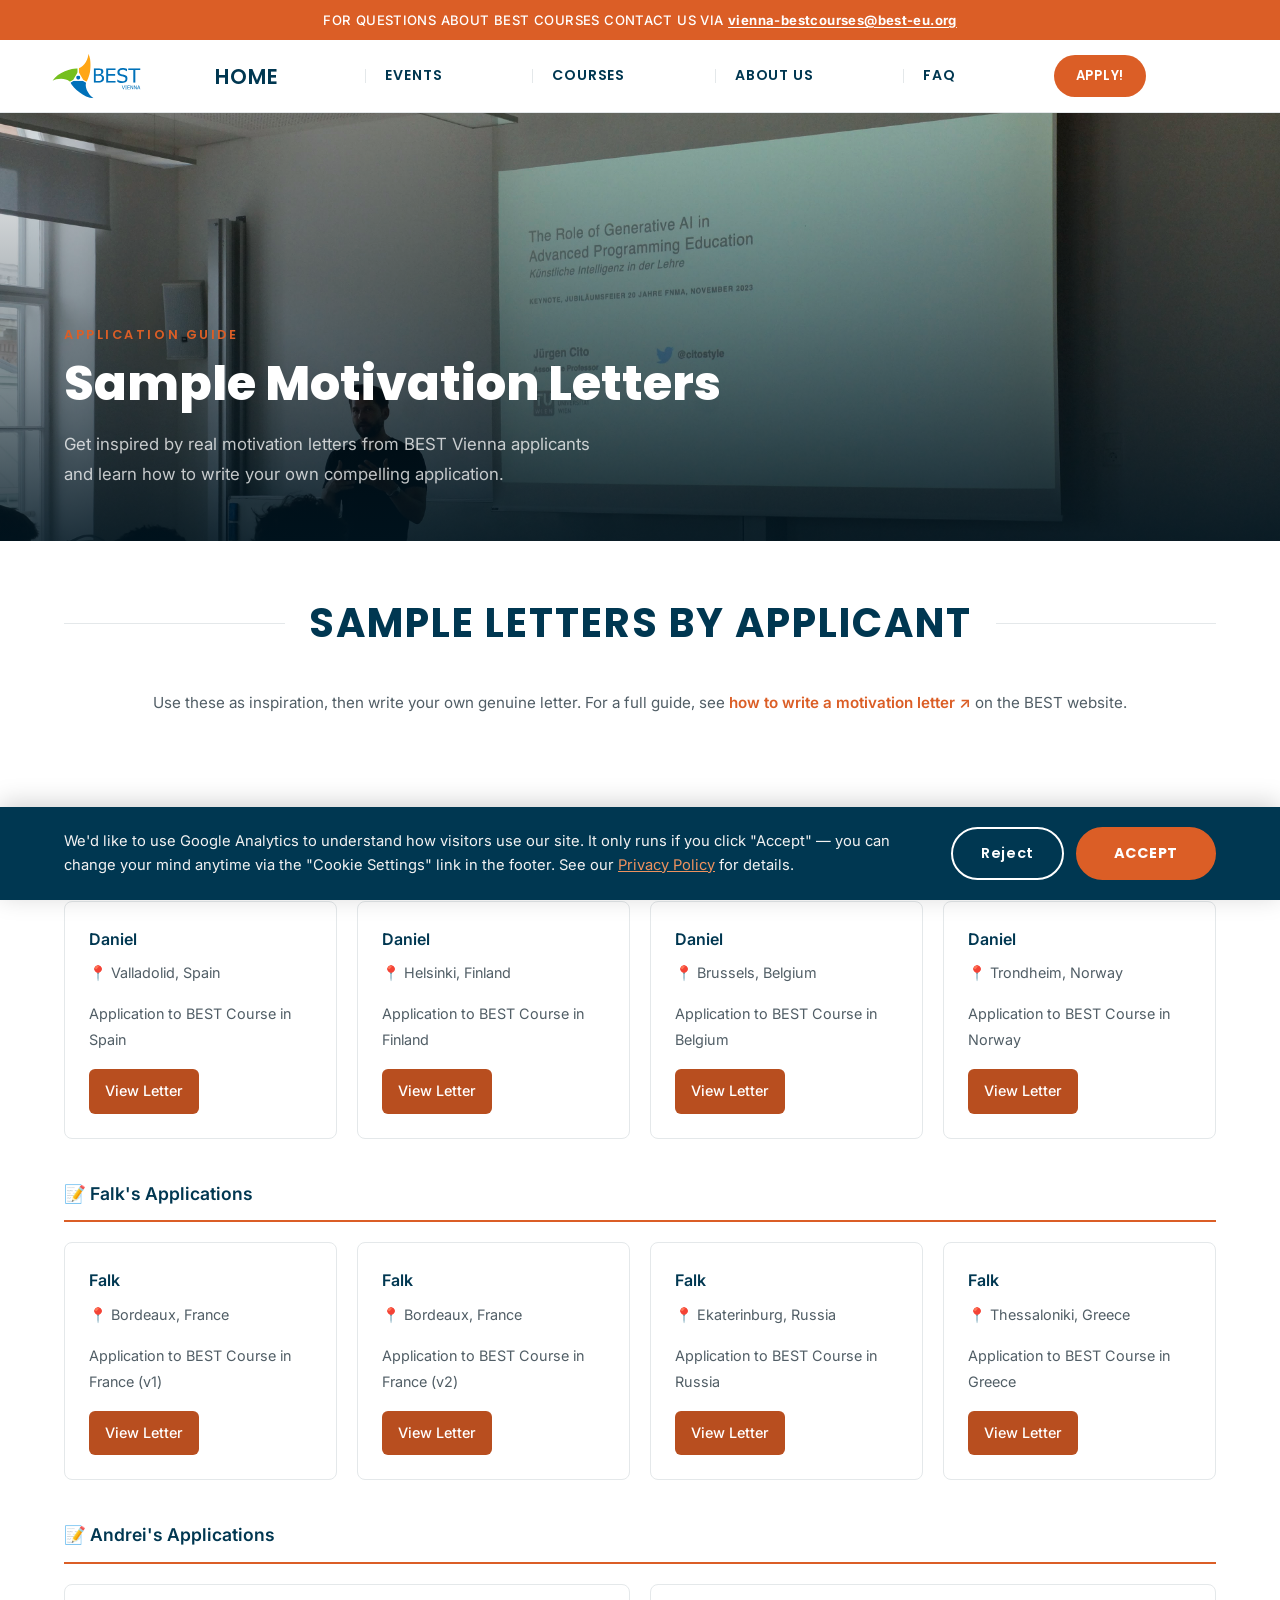
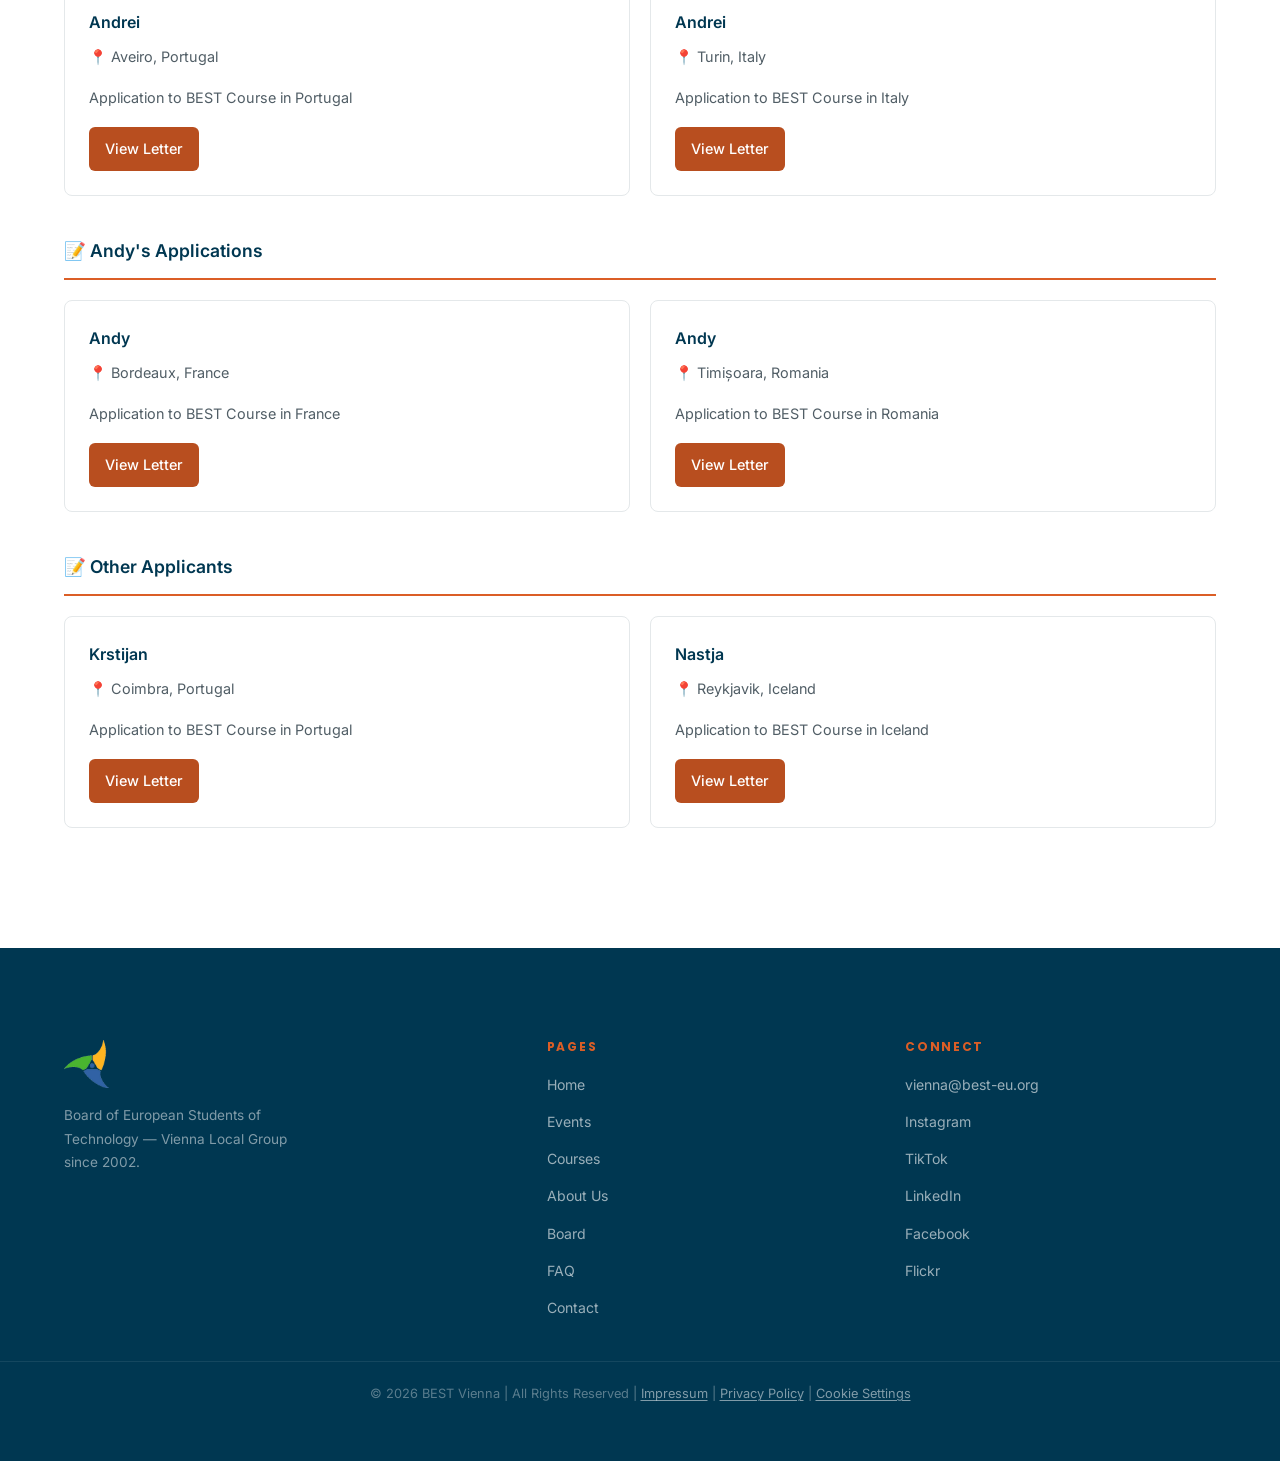
<file: motivation-letters.html>
<!DOCTYPE html>
<html lang="en">
<head>
  <meta charset="UTF-8" />
  <meta name="viewport" content="width=device-width, initial-scale=1.0" />
  <title>Sample Motivation Letters — BEST Vienna Courses</title>
  <meta name="description" content="Browse sample motivation letters from BEST Vienna course applicants. Get inspired and learn how to write a strong application for BEST Courses across Europe." />

  <link rel="preconnect" href="https://fonts.googleapis.com" />
  <link rel="preconnect" href="https://fonts.gstatic.com" crossorigin />
  <link href="https://fonts.googleapis.com/css2?family=Inter:wght@400;500;600&family=Poppins:wght@600;700;800&display=swap" rel="stylesheet" />

  <link rel="stylesheet" href="assets/css/styles.css" />
  <link rel="icon" href="assets/images/logos/best_logomark.png" type="image/png" />
</head>
<body>

  <!-- Google Analytics is only loaded after cookie consent is granted, see cookie-consent.js -->
  <script src="assets/js/cookie-consent.js"></script>

  <!-- ===== Announcement Bar ===== -->
  <div class="announcement-bar">
    FOR QUESTIONS ABOUT BEST COURSES CONTACT US VIA
    <a href="mailto:vienna-bestcourses@best-eu.org">vienna-bestcourses@best-eu.org</a>
  </div>

  <!-- ===== Navbar ===== -->
  <div id="navbar-placeholder"></div>
  <script src="assets/js/navbar.js"></script>

  <main>

    <!-- ===== Hero ===== -->
    <section class="about-hero">
      <img src="assets/images/events/BEST_Course.jpg" alt="BEST Course participants" class="about-hero-img" />
      <div class="about-hero-overlay" aria-hidden="true"></div>
      <div class="container about-hero-content">
        <span class="board-hero-label">Application Guide</span>
        <h1>Sample Motivation Letters</h1>
        <p>Get inspired by real motivation letters from BEST Vienna applicants and learn how to write your own compelling application.</p>
      </div>
    </section>

    <!-- ===== Sample Letters ===== -->
    <div class="section-divider container fade-up">
      <span>SAMPLE LETTERS BY APPLICANT</span>
    </div>

    <section class="section-pad" style="padding-top: 32px;">
      <div class="container">
        <p class="fade-up" style="text-align: center; color: var(--navy-mid); font-size: 0.95rem; margin-bottom: 40px;">
          Use these as inspiration, then write your own genuine letter. For a full guide, see
          <a href="https://best.eu.org/courses/howToWriteAMotivationLetter.jsp" target="_blank" rel="noopener" style="color: var(--orange); font-weight: 600;">how to write a motivation letter ↗</a>
          on the BEST website.
        </p>
      </div>
    </section>

    <section class="section-pad" style="padding-top: 0;">
      <div class="container">

        <!-- Daniel's Letters -->
        <div class="author-group fade-up delay-1">
          <div class="author-group-title">📝 Daniel's Applications</div>
          <div class="author-letters-grid">
            <div class="letter-card">
              <div class="letter-author">Daniel</div>
              <div class="letter-location">📍 Valladolid, Spain</div>
              <p style="font-size: 0.9rem; color: var(--navy-mid); margin-bottom: 16px;">Application to BEST Course in Spain</p>
              <a href="assets/motivational_letters/Daniel_Valladolid.pdf" class="letter-btn" target="_blank" rel="noopener noreferrer">View Letter</a>
            </div>
            <div class="letter-card">
              <div class="letter-author">Daniel</div>
              <div class="letter-location">📍 Helsinki, Finland</div>
              <p style="font-size: 0.9rem; color: var(--navy-mid); margin-bottom: 16px;">Application to BEST Course in Finland</p>
              <a href="assets/motivational_letters/Daniel_Helsinki.pdf" class="letter-btn" target="_blank" rel="noopener noreferrer">View Letter</a>
            </div>
            <div class="letter-card">
              <div class="letter-author">Daniel</div>
              <div class="letter-location">📍 Brussels, Belgium</div>
              <p style="font-size: 0.9rem; color: var(--navy-mid); margin-bottom: 16px;">Application to BEST Course in Belgium</p>
              <a href="assets/motivational_letters/Daniel_Bruxelles.pdf" class="letter-btn" target="_blank" rel="noopener noreferrer">View Letter</a>
            </div>
            <div class="letter-card">
              <div class="letter-author">Daniel</div>
              <div class="letter-location">📍 Trondheim, Norway</div>
              <p style="font-size: 0.9rem; color: var(--navy-mid); margin-bottom: 16px;">Application to BEST Course in Norway</p>
              <a href="assets/motivational_letters/Daniel_Trondheim.pdf" class="letter-btn" target="_blank" rel="noopener noreferrer">View Letter</a>
            </div>
          </div>
        </div>

        <!-- Falk's Letters -->
        <div class="author-group fade-up delay-2">
          <div class="author-group-title">📝 Falk's Applications</div>
          <div class="author-letters-grid">
            <div class="letter-card">
              <div class="letter-author">Falk</div>
              <div class="letter-location">📍 Bordeaux, France</div>
              <p style="font-size: 0.9rem; color: var(--navy-mid); margin-bottom: 16px;">Application to BEST Course in France (v1)</p>
              <a href="assets/motivational_letters/Falk_Bordeaux.pdf" class="letter-btn" target="_blank" rel="noopener noreferrer">View Letter</a>
            </div>
            <div class="letter-card">
              <div class="letter-author">Falk</div>
              <div class="letter-location">📍 Bordeaux, France</div>
              <p style="font-size: 0.9rem; color: var(--navy-mid); margin-bottom: 16px;">Application to BEST Course in France (v2)</p>
              <a href="assets/motivational_letters/Falk_Bordeaux2.pdf" class="letter-btn" target="_blank" rel="noopener noreferrer">View Letter</a>
            </div>
            <div class="letter-card">
              <div class="letter-author">Falk</div>
              <div class="letter-location">📍 Ekaterinburg, Russia</div>
              <p style="font-size: 0.9rem; color: var(--navy-mid); margin-bottom: 16px;">Application to BEST Course in Russia</p>
              <a href="assets/motivational_letters/Falk_Ekaterinburg.pdf" class="letter-btn" target="_blank" rel="noopener noreferrer">View Letter</a>
            </div>
            <div class="letter-card">
              <div class="letter-author">Falk</div>
              <div class="letter-location">📍 Thessaloniki, Greece</div>
              <p style="font-size: 0.9rem; color: var(--navy-mid); margin-bottom: 16px;">Application to BEST Course in Greece</p>
              <a href="assets/motivational_letters/Falk_Thessaloniki.pdf" class="letter-btn" target="_blank" rel="noopener noreferrer">View Letter</a>
            </div>
          </div>
        </div>

        <!-- Andrei's Letters -->
        <div class="author-group fade-up delay-1">
          <div class="author-group-title">📝 Andrei's Applications</div>
          <div class="author-letters-grid">
            <div class="letter-card">
              <div class="letter-author">Andrei</div>
              <div class="letter-location">📍 Aveiro, Portugal</div>
              <p style="font-size: 0.9rem; color: var(--navy-mid); margin-bottom: 16px;">Application to BEST Course in Portugal</p>
              <a href="assets/motivational_letters/Andrei_Aveiro.pdf" class="letter-btn" target="_blank" rel="noopener noreferrer">View Letter</a>
            </div>
            <div class="letter-card">
              <div class="letter-author">Andrei</div>
              <div class="letter-location">📍 Turin, Italy</div>
              <p style="font-size: 0.9rem; color: var(--navy-mid); margin-bottom: 16px;">Application to BEST Course in Italy</p>
              <a href="assets/motivational_letters/Andrei_Torino.pdf" class="letter-btn" target="_blank" rel="noopener noreferrer">View Letter</a>
            </div>
          </div>
        </div>

        <!-- Andy's Letters -->
        <div class="author-group fade-up delay-2">
          <div class="author-group-title">📝 Andy's Applications</div>
          <div class="author-letters-grid">
            <div class="letter-card">
              <div class="letter-author">Andy</div>
              <div class="letter-location">📍 Bordeaux, France</div>
              <p style="font-size: 0.9rem; color: var(--navy-mid); margin-bottom: 16px;">Application to BEST Course in France</p>
              <a href="assets/motivational_letters/Andy_Bordeaux.pdf" class="letter-btn" target="_blank" rel="noopener noreferrer">View Letter</a>
            </div>
            <div class="letter-card">
              <div class="letter-author">Andy</div>
              <div class="letter-location">📍 Timișoara, Romania</div>
              <p style="font-size: 0.9rem; color: var(--navy-mid); margin-bottom: 16px;">Application to BEST Course in Romania</p>
              <a href="assets/motivational_letters/Andy_Timisoara.pdf" class="letter-btn" target="_blank" rel="noopener noreferrer">View Letter</a>
            </div>
          </div>
        </div>

        <!-- Other Applicants -->
        <div class="author-group fade-up delay-3">
          <div class="author-group-title">📝 Other Applicants</div>
          <div class="author-letters-grid">
            <div class="letter-card">
              <div class="letter-author">Krstijan</div>
              <div class="letter-location">📍 Coimbra, Portugal</div>
              <p style="font-size: 0.9rem; color: var(--navy-mid); margin-bottom: 16px;">Application to BEST Course in Portugal</p>
              <a href="assets/motivational_letters/Kristijan_Coimbra.pdf" class="letter-btn" target="_blank" rel="noopener noreferrer">View Letter</a>
            </div>
            <div class="letter-card">
              <div class="letter-author">Nastja</div>
              <div class="letter-location">📍 Reykjavik, Iceland</div>
              <p style="font-size: 0.9rem; color: var(--navy-mid); margin-bottom: 16px;">Application to BEST Course in Iceland</p>
              <a href="assets/motivational_letters/Nastja_Reykjavik.pdf" class="letter-btn" target="_blank" rel="noopener noreferrer">View Letter</a>
            </div>
          </div>
        </div>

      </div>
    </section>

  </main>

  <!-- ===== Footer ===== -->
  <div id="footer-placeholder"></div>
  <script src="assets/js/footer.js"></script>

  <script src="assets/js/main.js"></script>
</body>
</html>
</file>
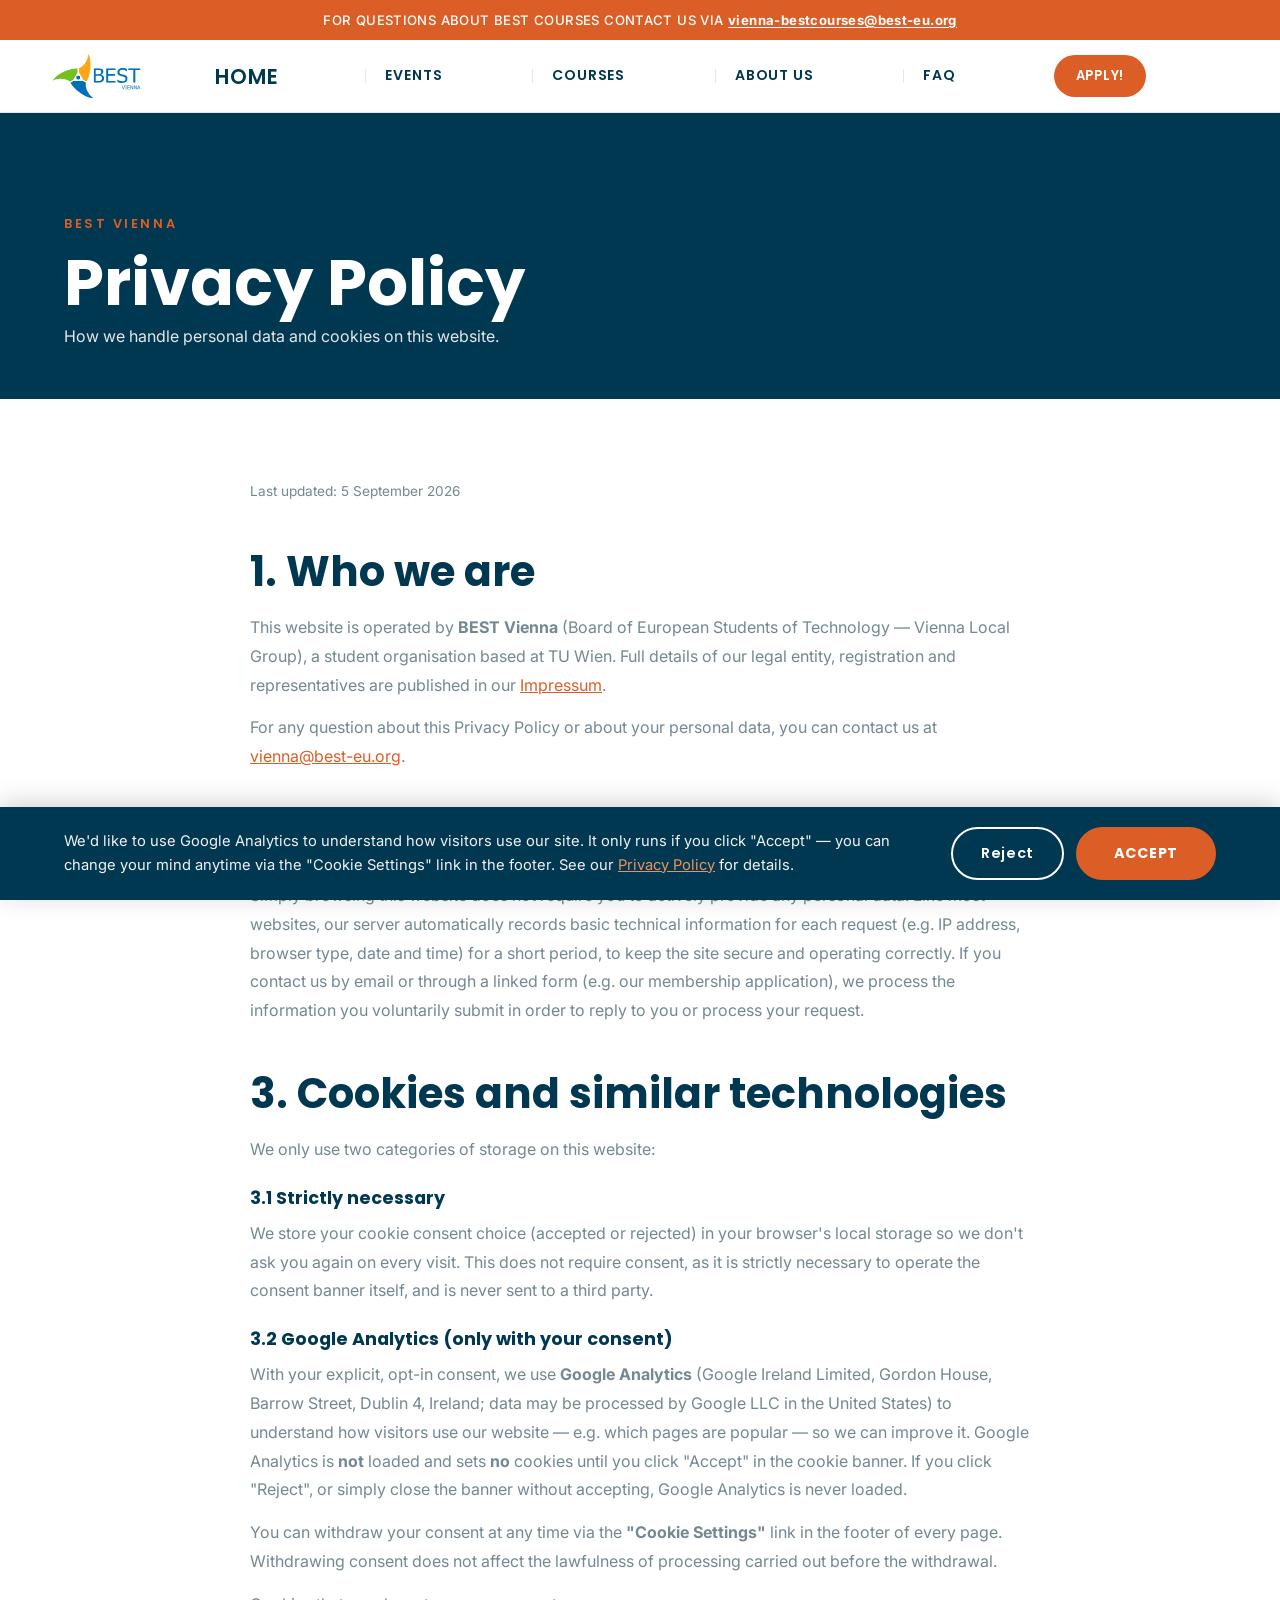
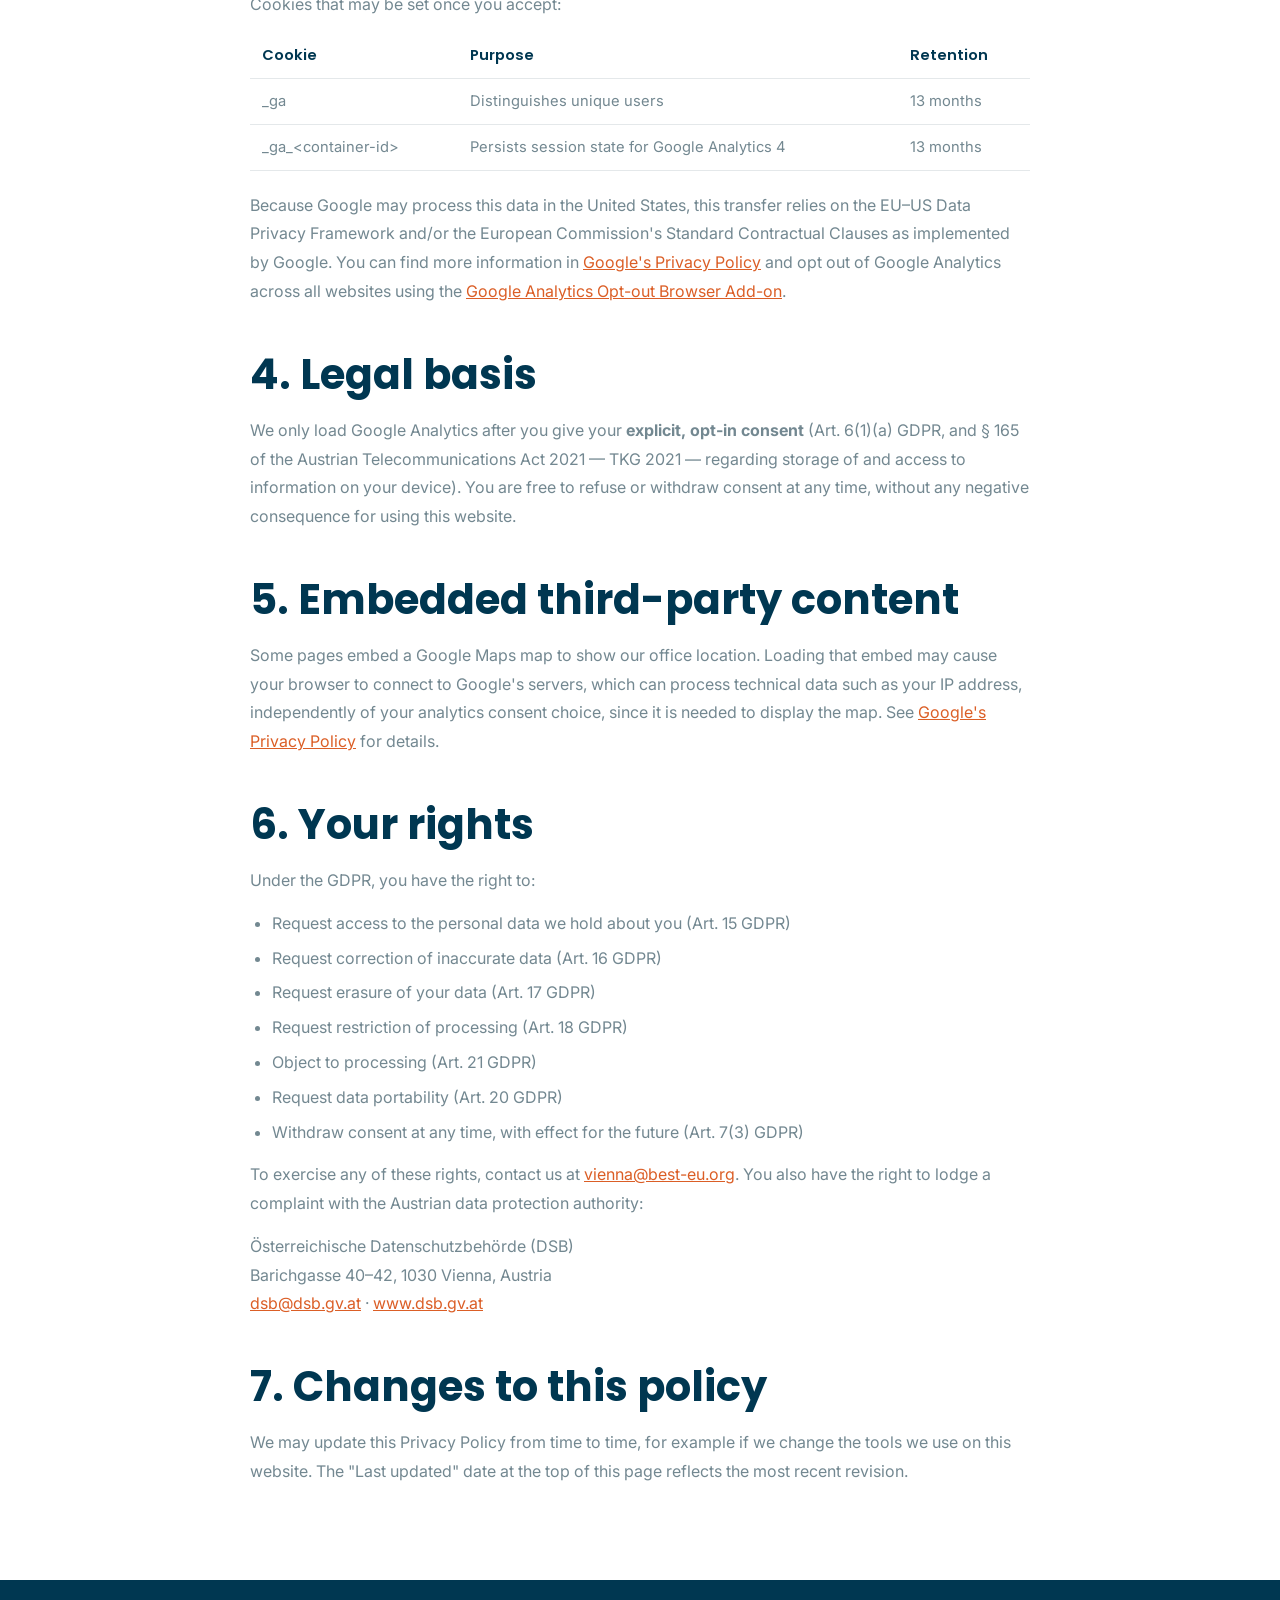
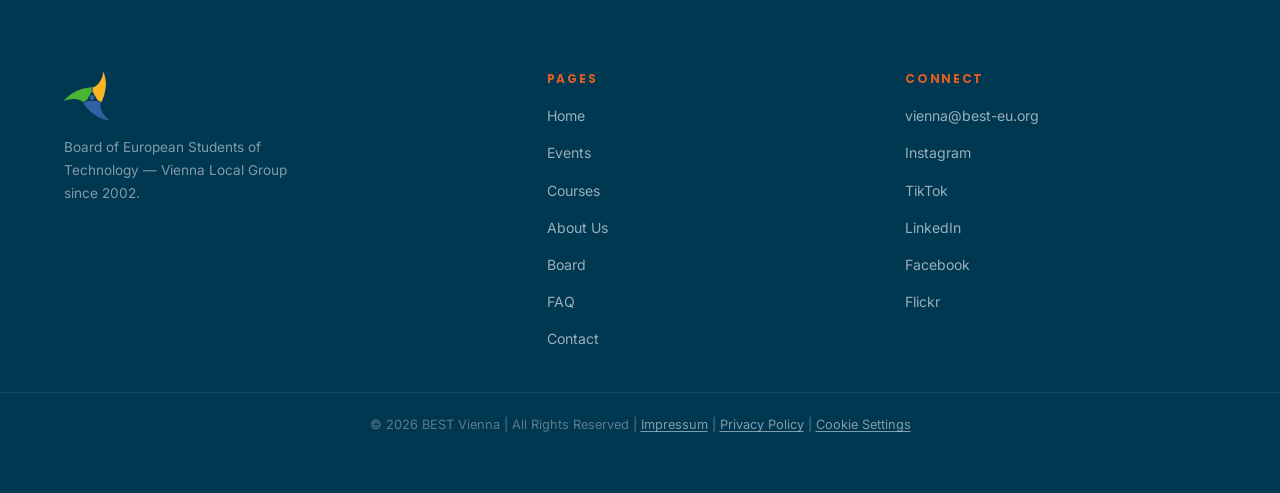
<file: privacy.html>
<!DOCTYPE html>
<html lang="en">
<head>
  <meta charset="UTF-8" />
  <meta name="viewport" content="width=device-width, initial-scale=1.0" />
  <title>Privacy Policy — BEST Vienna</title>
  <meta name="description" content="Privacy Policy of BEST Vienna — how we handle personal data and cookies on this website, in line with the GDPR and Austrian law." />
  <meta name="robots" content="noindex" />

  <link rel="preconnect" href="https://fonts.googleapis.com" />
  <link rel="preconnect" href="https://fonts.gstatic.com" crossorigin />
  <link href="https://fonts.googleapis.com/css2?family=Inter:wght@400;500;600&family=Poppins:wght@600;700;800&display=swap" rel="stylesheet" />

  <link rel="stylesheet" href="assets/css/styles.css" />
  <link rel="icon" href="assets/images/logos/best_logomark.png" type="image/png" />
</head>
<body>

  <!-- Google Analytics is only loaded after cookie consent is granted, see cookie-consent.js -->
  <script src="assets/js/cookie-consent.js"></script>

  <!-- ===== Announcement Bar ===== -->
  <div class="announcement-bar">
    FOR QUESTIONS ABOUT BEST COURSES CONTACT US VIA
    <a href="mailto:vienna-bestcourses@best-eu.org">vienna-bestcourses@best-eu.org</a>
  </div>

  <!-- ===== Navbar ===== -->
  <div id="navbar-placeholder"></div>
  <script src="assets/js/navbar.js"></script>

  <main>

    <!-- ===== Hero ===== -->
    <section class="legal-hero">
      <div class="container">
        <span class="board-hero-label">BEST Vienna</span>
        <h1>Privacy Policy</h1>
        <p>How we handle personal data and cookies on this website.</p>
      </div>
    </section>

    <!-- ===== Content ===== -->
    <section class="section-pad">
      <div class="container">
        <div class="legal-content">

          <p class="legal-updated">Last updated: 5 September 2026</p>

          <h2>1. Who we are</h2>
          <p>
            This website is operated by <strong>BEST Vienna</strong> (Board of European Students of Technology —
            Vienna Local Group), a student organisation based at TU Wien. Full details of our legal entity,
            registration and representatives are published in our
            <a href="https://www.bestvienna.at/impressum" target="_blank" rel="noopener">Impressum</a>.
          </p>
          <p>
            For any question about this Privacy Policy or about your personal data, you can contact us at
            <a href="mailto:vienna@best-eu.org">vienna@best-eu.org</a>.
          </p>

          <h2>2. What data we process</h2>
          <p>
            Simply browsing this website does not require you to actively provide any personal data. Like most
            websites, our server automatically records basic technical information for each request (e.g. IP
            address, browser type, date and time) for a short period, to keep the site secure and operating
            correctly. If you contact us by email or through a linked form (e.g. our membership application), we
            process the information you voluntarily submit in order to reply to you or process your request.
          </p>

          <h2>3. Cookies and similar technologies</h2>
          <p>
            We only use two categories of storage on this website:
          </p>

          <h3>3.1 Strictly necessary</h3>
          <p>
            We store your cookie consent choice (accepted or rejected) in your browser's local storage so we don't
            ask you again on every visit. This does not require consent, as it is strictly necessary to operate the
            consent banner itself, and is never sent to a third party.
          </p>

          <h3>3.2 Google Analytics (only with your consent)</h3>
          <p>
            With your explicit, opt-in consent, we use <strong>Google Analytics</strong> (Google Ireland Limited,
            Gordon House, Barrow Street, Dublin 4, Ireland; data may be processed by Google LLC in the United
            States) to understand how visitors use our website — e.g. which pages are popular — so we can improve
            it. Google Analytics is <strong>not</strong> loaded and sets <strong>no</strong> cookies until you click
            "Accept" in the cookie banner. If you click "Reject", or simply close the banner without accepting,
            Google Analytics is never loaded.
          </p>
          <p>
            You can withdraw your consent at any time via the <strong>"Cookie Settings"</strong> link in the
            footer of every page. Withdrawing consent does not affect the lawfulness of processing carried out
            before the withdrawal.
          </p>
          <p>Cookies that may be set once you accept:</p>
          <div style="overflow-x:auto;">
            <table>
              <thead>
                <tr>
                  <th>Cookie</th>
                  <th>Purpose</th>
                  <th>Retention</th>
                </tr>
              </thead>
              <tbody>
                <tr>
                  <td>_ga</td>
                  <td>Distinguishes unique users</td>
                  <td>13 months</td>
                </tr>
                <tr>
                  <td>_ga_&lt;container-id&gt;</td>
                  <td>Persists session state for Google Analytics 4</td>
                  <td>13 months</td>
                </tr>
              </tbody>
            </table>
          </div>
          <p>
            Because Google may process this data in the United States, this transfer relies on the
            EU–US Data Privacy Framework and/or the European Commission's Standard Contractual Clauses as
            implemented by Google. You can find more information in
            <a href="https://policies.google.com/privacy" target="_blank" rel="noopener">Google's Privacy Policy</a>
            and opt out of Google Analytics across all websites using the
            <a href="https://tools.google.com/dlpage/gaoptout" target="_blank" rel="noopener">Google Analytics
            Opt-out Browser Add-on</a>.
          </p>

          <h2>4. Legal basis</h2>
          <p>
            We only load Google Analytics after you give your <strong>explicit, opt-in consent</strong>
            (Art. 6(1)(a) GDPR, and § 165 of the Austrian Telecommunications Act 2021 — TKG 2021 — regarding
            storage of and access to information on your device). You are free to refuse or withdraw consent at
            any time, without any negative consequence for using this website.
          </p>

          <h2>5. Embedded third-party content</h2>
          <p>
            Some pages embed a Google Maps map to show our office location. Loading that embed may cause your
            browser to connect to Google's servers, which can process technical data such as your IP address,
            independently of your analytics consent choice, since it is needed to display the map. See
            <a href="https://policies.google.com/privacy" target="_blank" rel="noopener">Google's Privacy Policy</a>
            for details.
          </p>

          <h2>6. Your rights</h2>
          <p>Under the GDPR, you have the right to:</p>
          <ul>
            <li>Request access to the personal data we hold about you (Art. 15 GDPR)</li>
            <li>Request correction of inaccurate data (Art. 16 GDPR)</li>
            <li>Request erasure of your data (Art. 17 GDPR)</li>
            <li>Request restriction of processing (Art. 18 GDPR)</li>
            <li>Object to processing (Art. 21 GDPR)</li>
            <li>Request data portability (Art. 20 GDPR)</li>
            <li>Withdraw consent at any time, with effect for the future (Art. 7(3) GDPR)</li>
          </ul>
          <p>
            To exercise any of these rights, contact us at
            <a href="mailto:vienna@best-eu.org">vienna@best-eu.org</a>. You also have the right to lodge a
            complaint with the Austrian data protection authority:
          </p>
          <p>
            Österreichische Datenschutzbehörde (DSB)<br />
            Barichgasse 40–42, 1030 Vienna, Austria<br />
            <a href="mailto:dsb@dsb.gv.at">dsb@dsb.gv.at</a> ·
            <a href="https://www.dsb.gv.at" target="_blank" rel="noopener">www.dsb.gv.at</a>
          </p>

          <h2>7. Changes to this policy</h2>
          <p>
            We may update this Privacy Policy from time to time, for example if we change the tools we use on
            this website. The "Last updated" date at the top of this page reflects the most recent revision.
          </p>

        </div>
      </div>
    </section>

  </main>

  <!-- ===== Footer ===== -->
  <div id="footer-placeholder"></div>
  <script src="assets/js/footer.js"></script>

  <script src="assets/js/main.js"></script>
</body>
</html>
</file>
<file: assets/css/styles.css>
/* ============================================
   BEST Vienna — Redesign
   ============================================ */

/* ---------- Reset & Base ---------- */
*, *::before, *::after {
  box-sizing: border-box;
  margin: 0;
  padding: 0;
}

:root {
  --navy:        #003751;
  --navy-mid:    #515e66;
  --orange:      #db5e26;
  --orange-dark: #b84e1f;
  --orange-light: #ed925f;
  --white:       #ffffff;
  --off-white:   #ffffff;
  --gray-light:  #e4e8ea;
  --gray:        #738891;
  --text:        #515e66;
  --title-white: #f2f2f2;
  --card-shadow: 0 4px 24px rgba(0, 0, 0, 0.08);
  --transition:  0.3s ease;
  --radius:      12px;
  --radius-sm:   8px;
  --max-width:   1200px;
  --light-bg:    #f8f9fa;
  --light-border: #e4e8ea;
}

html {
  scroll-behavior: smooth;
}

html {
  overflow-x: clip;
}

body {
  font-family: 'Inter', sans-serif;
  color: var(--text);
  background: var(--white);
  line-height: 1.7;
  overflow-x: clip;
}

img {
  max-width: 100%;
  display: block;
}

a {
  color: inherit;
  text-decoration: none;
}

ul {
  list-style: none;
}

/* ---------- Typography ---------- */
h1, h2, h3, h4, h5, h6 {
  font-family: 'Poppins', sans-serif;
  line-height: 1.2;
}

h1 { font-size: clamp(2.4rem, 5vw, 4rem); }
h2 { font-size: clamp(1.8rem, 3.5vw, 2.6rem); }
h3 { font-size: clamp(1.3rem, 2.5vw, 1.8rem); }
h4 { font-size: 1.2rem; }
h5 { font-size: 1rem; }

p {
  font-size: 1rem;
  color: var(--gray);
  line-height: 1.8;
}

/* ---------- Utility ---------- */
.container {
  width: 90%;
  max-width: var(--max-width);
  margin: 0 auto;
}

.section-pad {
  padding: 80px 0;
}

.section-title {
  font-size: clamp(1.6rem, 3vw, 2.2rem);
  font-weight: 700;
  color: var(--navy);
  margin-bottom: 12px;
}

.section-subtitle {
  font-size: 1rem;
  color: var(--gray);
  max-width: 560px;
}

.text-center { text-align: center; }
.text-orange { color: var(--orange); }

/* ---------- Buttons ---------- */
.btn {
  display: inline-block;
  padding: 12px 28px;
  border-radius: 50px;
  font-family: 'Poppins', sans-serif;
  font-weight: 600;
  font-size: 0.9rem;
  letter-spacing: 0.04em;
  cursor: pointer;
  transition: var(--transition);
  border: 2px solid transparent;
}

.btn-primary {
  background: var(--orange);
  color: var(--white);
  border-color: var(--orange);
}

.btn-primary:hover {
  background: var(--orange-dark);
  border-color: var(--orange-dark);
  transform: translateY(-2px);
  box-shadow: 0 8px 20px rgba(232, 82, 26, 0.3);
}

.btn-outline {
  background: transparent;
  color: var(--navy);
  border-color: var(--navy);
}

.btn-outline:hover {
  background: var(--navy);
  color: var(--white);
  transform: translateY(-2px);
}

.btn-outline-white {
  background: transparent;
  color: var(--white);
  border-color: rgba(255,255,255,0.6);
}

.btn-outline-white:hover {
  background: rgba(255,255,255,0.15);
  border-color: var(--white);
  transform: translateY(-2px);
}

/* ---------- Announcement Bar ---------- */
.announcement-bar {
  background: var(--orange);
  color: var(--white);
  font-size: 0.82rem;
  font-weight: 500;
  text-align: center;
  padding: 9px 20px;
  letter-spacing: 0.03em;
}

.announcement-bar a {
  color: var(--white);
  font-weight: 700;
  text-decoration: underline;
  text-underline-offset: 2px;
}

/* ---------- Navbar ---------- */
.navbar {
  position: sticky;
  top: 0;
  z-index: 1000;
  background: #ffffff;
  border-bottom: 1px solid var(--gray-light);
  transition: var(--transition);
}

.navbar-inner {
  display: flex;
  align-items: center;
  justify-content: space-between;
  height: 72px;
}

.nav-logo {
  display: flex;
  flex-direction: column;
  align-items: center;
  gap: 2px;
  text-decoration: none;
}

.nav-logo img {
  width: 65px;
  height: 92px;
  transform: rotate(-90deg);
  margin: -10px 0;
}

.nav-logo-text { display: none; }

.nav-links {
  display: flex;
  align-items: center;
  justify-content: space-evenly;
  flex: 1;
  height: 72px;
}

.nav-links a {
  font-family: 'Poppins', sans-serif;
  font-size: 0.88rem;
  font-weight: 600;
  letter-spacing: 0.06em;
  text-transform: uppercase;
  color: var(--navy);
  padding: 0 20px;
  display: flex;
  align-items: center;
  border-bottom: 3px solid transparent;
  border-top: 3px solid transparent;
  transition: color var(--transition), border-color var(--transition);
  position: relative;
}

/* Home icon: larger font */
.nav-links a:first-child {
  font-size: 1.3rem;
  padding: 0 16px;
}

/* APPLY! pill button */
.nav-apply-btn {
  background: var(--orange) !important;
  color: var(--white) !important;
  border-radius: 50px !important;
  padding: 10px 22px !important;
  margin-left: 8px;
  border-bottom: none !important;
  border-top: none !important;
  font-size: 0.82rem !important;
  align-self: center;
  transition: background var(--transition), transform var(--transition) !important;
}

.nav-apply-btn::before { display: none !important; }

.nav-apply-btn:hover {
  background: var(--orange-dark) !important;
  color: var(--white) !important;
  transform: translateY(-1px);
}

/* vertical dividers between links */
.nav-links a + a::before {
  content: '';
  position: absolute;
  left: 0;
  top: 20%;
  height: 60%;
  width: 1px;
  background: var(--gray-light);
}

.nav-links a:hover {
  color: var(--orange);
}

.nav-links a.active {
  color: var(--orange);
  border-bottom-color: var(--orange);
}

.hamburger {
  display: none;
  flex-direction: column;
  gap: 5px;
  cursor: pointer;
  padding: 6px;
  background: none;
  border: none;
}

.hamburger span {
  display: block;
  width: 24px;
  height: 2px;
  background: var(--navy);
  border-radius: 2px;
  transition: var(--transition);
}

.hamburger.open span:nth-child(1) { transform: translateY(7px) rotate(45deg); }
.hamburger.open span:nth-child(2) { opacity: 0; }
.hamburger.open span:nth-child(3) { transform: translateY(-7px) rotate(-45deg); }

/* ---------- Mobile Nav ---------- */
.mobile-nav {
  display: none;
  flex-direction: column;
  padding: 16px 0;
  border-top: 1px solid var(--gray-light);
}

.mobile-nav a {
  font-family: 'Poppins', sans-serif;
  font-size: 0.9rem;
  font-weight: 600;
  letter-spacing: 0.06em;
  text-transform: uppercase;
  color: var(--orange);
  padding: 12px 20px;
  transition: var(--transition);
}

.mobile-nav a:hover,
.mobile-nav a.active {
  color: var(--navy);
  background: rgba(13, 27, 42, 0.04);
}

.mobile-nav.open {
  display: flex;
}

/* ---------- About Pillars ---------- */
.pillars-section {
  background: var(--off-white);
}

.pillars-grid {
  display: grid;
  grid-template-columns: repeat(3, 1fr);
  gap: 28px;
  margin-top: 48px;
}

.pillar-card {
  background: var(--white);
  border-radius: var(--radius);
  overflow: hidden;
  box-shadow: var(--card-shadow);
  transition: transform var(--transition), box-shadow var(--transition);
}

.pillar-card:hover {
  transform: translateY(-6px);
  box-shadow: 0 12px 40px rgba(0,0,0,0.12);
}

.pillar-img {
  width: 100%;
  height: 200px;
  object-fit: cover;
}

.pillar-body {
  padding: 24px;
}

.pillar-label {
  font-family: 'Poppins', sans-serif;
  font-size: 0.75rem;
  font-weight: 700;
  letter-spacing: 0.12em;
  text-transform: uppercase;
  color: var(--orange);
  margin-bottom: 8px;
}

.pillar-body h3 {
  color: var(--navy);
  font-size: 1.2rem;
  margin-bottom: 10px;
}

.pillar-body p {
  font-size: 0.9rem;
  line-height: 1.7;
}

/* ---------- Stats Section ---------- */
.stats-section {
  background: var(--navy);
  padding: 72px 0;
}

.stats-header {
  text-align: center;
  margin-bottom: 52px;
}

.stats-header h2 {
  color: var(--white);
  font-weight: 800;
  letter-spacing: 0.06em;
}

.stats-header h2 span {
  color: var(--orange);
}

.stats-grid {
  display: grid;
  grid-template-columns: repeat(3, 1fr);
  gap: 24px;
}

.stat-card {
  background: rgba(255,255,255,0.06);
  border: 1px solid rgba(255,255,255,0.1);
  border-radius: var(--radius);
  padding: 40px 24px;
  text-align: center;
  transition: var(--transition);
}

.stat-card:hover {
  background: rgba(232, 82, 26, 0.15);
  border-color: var(--orange);
  transform: translateY(-4px);
}

.stat-number {
  font-family: 'Poppins', sans-serif;
  font-size: clamp(3rem, 5vw, 4rem);
  font-weight: 800;
  color: var(--orange);
  line-height: 1;
  margin-bottom: 8px;
}

.stat-label {
  font-family: 'Poppins', sans-serif;
  font-size: 0.85rem;
  font-weight: 500;
  letter-spacing: 0.12em;
  text-transform: uppercase;
  color: rgba(255,255,255,0.65);
}

/* ---------- Contact Section ---------- */
.contact-section {
  background: var(--white);
}

.contact-inner {
  display: grid;
  grid-template-columns: 1fr 1fr;
  gap: 60px;
  align-items: stretch;
}

.contact-left h2 {
  color: var(--navy);
  margin-bottom: 16px;
}

.contact-left p {
  margin-bottom: 16px;
}

.contact-left .highlight-box {
  background: var(--off-white);
  border-left: 4px solid var(--orange);
  border-radius: 0 var(--radius-sm) var(--radius-sm) 0;
  padding: 18px 20px;
  margin: 24px 0;
}

.contact-left .highlight-box p {
  margin: 0;
  font-size: 0.9rem;
  color: var(--text);
}

.contact-links {
  display: grid;
  grid-template-columns: 1fr 1fr;
  gap: 14px;
  margin-top: 24px;
}

.contact-link-item {
  display: flex;
  align-items: center;
  gap: 14px;
  padding: 14px 18px;
  background: var(--off-white);
  border-radius: var(--radius-sm);
  transition: var(--transition);
}

.contact-link-item.featured {
  background: var(--navy);
  border: none;
}

.contact-link-item.featured .link-text {
  color: var(--white);
  font-weight: 600;
}

.contact-link-item.featured .link-label {
  color: rgba(255,255,255,0.55);
}

.contact-link-item.featured:hover {
  background: var(--navy-mid);
  transform: translateX(4px);
}

.contact-link-item:hover {
  background: rgba(232, 82, 26, 0.08);
  transform: translateX(4px);
}

.contact-link-item .icon {
  width: 40px;
  height: 40px;
  background: var(--orange);
  border-radius: 50%;
  display: flex;
  align-items: center;
  justify-content: center;
  flex-shrink: 0;
  color: var(--white);
}

.contact-link-item .icon .contact-icon {
  width: 20px;
  height: 20px;
  filter: brightness(0) invert(1);
  display: block;
}

.contact-link-item .link-text {
  font-size: 0.9rem;
  color: var(--navy);
  font-weight: 500;
}

.contact-link-item .link-label {
  font-size: 0.75rem;
  color: var(--gray);
  margin-top: 1px;
}

.contact-right {
  border-radius: var(--radius);
  overflow: hidden;
  box-shadow: var(--card-shadow);
  min-height: 420px;
}

.contact-right iframe {
  width: 100%;
  height: 100%;
  min-height: 420px;
  border: none;
  display: block;
}


/* ============================================
   BOARD PAGE SPECIFIC
   ============================================ */

/* ---------- Board Hero ---------- */
.board-hero {
  position: relative;
  height: calc(100vh - 112px); /* full viewport minus navbar + announcement bar */
  overflow: hidden;
}

.board-hero-img {
  width: 100%;
  height: 100%;
  object-fit: cover;
  object-position: center 20%; /* keep faces/group visible */
  display: block;
}

.board-hero-overlay {
  position: absolute;
  inset: 0;
  background: linear-gradient(to top, rgba(0,21,33,0.80) 0%, rgba(0,21,33,0.20) 55%, transparent 100%);
}

.board-hero-content {
  position: absolute;
  bottom: 0;
  left: 0;
  right: 0;
  z-index: 2;
  padding-bottom: 52px;
  color: var(--white);
}

.board-hero-label {
  font-family: 'Poppins', sans-serif;
  font-size: 0.8rem;
  letter-spacing: 0.2em;
  text-transform: uppercase;
  color: var(--orange);
  font-weight: 600;
  display: block;
  margin-bottom: 10px;
}

.board-hero-content h1 {
  font-size: clamp(1.8rem, 4vw, 3rem);
  font-weight: 800;
  color: var(--white);
}

/* ---------- Board Members Section ---------- */
.board-members-section {
  background: var(--off-white);
}

.board-members-intro {
  max-width: 600px;
  margin: 0 auto 52px;
  text-align: center;
}

.board-members-intro h2 {
  color: var(--navy);
  margin-bottom: 12px;
}

.board-members-grid {
  display: grid;
  grid-template-columns: repeat(3, 1fr);
  gap: 28px;
}

.member-card {
  background: var(--white);
  border-radius: var(--radius);
  padding: 32px 24px;
  text-align: center;
  box-shadow: var(--card-shadow);
  transition: transform var(--transition), box-shadow var(--transition);
  position: relative;
  overflow: hidden;
}

.member-card::before {
  content: '';
  position: absolute;
  top: 0; left: 0; right: 0;
  height: 4px;
  background: linear-gradient(90deg, var(--orange), var(--orange-dark));
  opacity: 0;
  transition: opacity var(--transition);
}

.member-card:hover {
  transform: translateY(-8px);
  box-shadow: 0 16px 48px rgba(0,0,0,0.12);
}

.member-card:hover::before {
  opacity: 1;
}

.member-photo-wrap {
  width: 130px;
  height: 130px;
  margin: 0 auto 20px;
  border-radius: 50%;
  overflow: hidden;
  border: 3px solid var(--gray-light);
  transition: border-color var(--transition);
}

.member-card:hover .member-photo-wrap {
  border-color: var(--orange);
}

.member-photo-wrap img {
  width: 100%;
  height: 100%;
  object-fit: cover;
  transition: transform 0.5s ease;
}

.member-card:hover .member-photo-wrap img {
  transform: scale(1.07);
}

.member-card h3 {
  font-size: 1.1rem;
  font-weight: 700;
  color: var(--navy);
  margin-bottom: 6px;
}

.member-role {
  font-family: 'Poppins', sans-serif;
  font-size: 0.82rem;
  font-weight: 600;
  color: var(--orange);
  text-transform: uppercase;
  letter-spacing: 0.06em;
  margin-bottom: 14px;
}

.member-divider {
  width: 36px;
  height: 2px;
  background: var(--gray-light);
  margin: 0 auto 14px;
  border-radius: 2px;
}

.member-study {
  font-size: 0.85rem;
  color: var(--gray);
  margin-bottom: 10px;
}

.member-email {
  font-size: 0.82rem;
  color: var(--navy-mid);
  font-weight: 500;
  word-break: break-all;
  transition: color var(--transition);
}

.member-email:hover {
  color: var(--orange);
  text-decoration: underline;
  text-underline-offset: 2px;
}

/* ============================================
   SCROLL ANIMATIONS
   ============================================ */
.fade-up {
  opacity: 0;
  transform: translateY(20px);
  transition: opacity 0.4s ease, transform 0.4s ease;
}

.fade-up.visible {
  opacity: 1;
  transform: translateY(0);
}

.fade-up.delay-1 { transition-delay: 0.07s; }
.fade-up.delay-2 { transition-delay: 0.14s; }
.fade-up.delay-3 { transition-delay: 0.21s; }
.fade-up.delay-4 { transition-delay: 0.28s; }
.fade-up.delay-5 { transition-delay: 0.35s; }

/* ============================================
   HOME PAGE — NEW SECTIONS
   ============================================ */

/* ---------- btn-lg ---------- */
.btn-lg {
  padding: 14px 36px;
  font-size: 1rem;
}

/* ---------- section-pad-sm ---------- */
.section-pad-sm {
  padding: 48px 0;
}

/* ---------- Hero / Video ---------- */
.hero-video {
  display: block;
  overflow: hidden;
  background: var(--navy);
  position: relative;
}

.hero-placeholder {
  position: absolute;
  inset: 0;
  background-image: url('../images/Website_Header_Loading_Placeholder.jpg');
  background-size: cover;
  background-position: center;
  z-index: 1;
  transition: opacity 0.4s ease;
}

.hero-placeholder.fade-out {
  opacity: 0;
  pointer-events: none;
}

.hero-video-bg {
  display: block;
  width: 100%;
  height: auto;
}

.hero-title-box {
  position: relative;
  z-index: 2;
  text-align: center;
  color: var(--white);
  padding: 48px 40px;
  border: 2px solid rgba(255,255,255,0.25);
  border-radius: var(--radius);
  backdrop-filter: blur(4px);
  background: rgba(13,27,42,0.3);
  max-width: 560px;
  width: 90%;
}

.hero-title-box h1 {
  color: var(--white);
  font-weight: 800;
  margin-bottom: 12px;
}

.hero-title-box p {
  color: rgba(255,255,255,0.75);
  font-size: 1rem;
  letter-spacing: 0.06em;
  text-transform: uppercase;
  margin: 0;
}

/* ---------- Join / Become a member ---------- */
.join-section {
  background: var(--white);
}

.join-inner {
  display: grid;
  grid-template-columns: 1fr 1fr;
  gap: 60px;
  align-items: center;
}

.join-image {
  border-radius: var(--radius);
  overflow: hidden;
  box-shadow: var(--card-shadow);
}

.join-image img {
  width: 100%;
  height: 360px;
  object-fit: cover;
  transition: transform 0.6s ease;
  display: block;
}

.join-image:hover img {
  transform: scale(1.03);
}

.join-content h2 {
  color: var(--navy);
  font-size: clamp(1.8rem, 3vw, 2.6rem);
  margin-bottom: 16px;
}

.join-content p {
  margin-bottom: 28px;
}

/* ---------- Section Divider ---------- */
.section-divider {
  display: flex;
  align-items: center;
  padding: 48px 0 0;
}

.section-divider::before,
.section-divider::after {
  content: '';
  flex: 1;
  height: 1px;
  background: var(--gray-light);
}

.section-divider span {
  padding: 0 24px;
  font-family: 'Poppins', sans-serif;
  font-weight: 700;
  font-size: 2.5rem;
  letter-spacing: 0.05em;
  text-transform: uppercase;
  color: var(--navy);
  white-space: nowrap;
}

/* ---------- Word Cloud ---------- */
.wordcloud-section {
  background: var(--off-white);
}

.wordcloud-menti {
  background: transparent;
  border-radius: 0;
  border: none;
  box-shadow: none;
  overflow: visible;
  position: relative;
  height: 420px;
  display: flex;
  align-items: center;
  justify-content: center;
}

.wordcloud-menti svg {
  width: 100%;
  height: 100%;
  display: block;
}

.wordcloud-fallback {
  position: absolute;
  inset: 0;
  display: flex;
  align-items: center;
  justify-content: center;
  padding: 24px;
  font-family: 'Poppins', sans-serif;
  font-size: 0.9rem;
  color: var(--gray);
  text-align: center;
  pointer-events: none;
  opacity: 0; /* hidden once JS runs */
}

/* ---------- BEST in NUMBERS (bubble layout) ---------- */
.numbers-section {
  background: var(--off-white);
  padding: 64px 0;
  overflow: hidden;
}

.numbers-inner {
  display: flex;
  justify-content: center;
}

/* Fixed canvas for organic, asymmetric layout matching mockup */
.bubble-wrap {
  position: relative;
  width: 760px;
  height: 380px;
  max-width: 100%;
}

/* Tiny decorative dots — foreground (z-index 5) */
.bubble-dot {
  border-radius: 50%;
  background: var(--gray-light);
  position: absolute;
  pointer-events: none;
  z-index: 5;
}
.dot-xs { width: 12px; height: 12px; }
.dot-sm { width: 24px; height: 24px; }
.dot-md { width: 42px; height: 42px; }
.dot-lg { width: 58px; height: 58px; }

/* All bubbles share base styles */
.bubble {
  border-radius: 50%;
  display: flex;
  flex-direction: column;
  align-items: center;
  justify-content: center;
  text-align: center;
  position: absolute;
}

/* Background title bubble (z-index 1, behind everything) */
.bubble-center {
  width: 300px;
  height: 300px;
  background: var(--navy);
  left: 230px;
  top: 40px;
  z-index: 1;
  box-shadow: none;
}
.bubble-center-title {
  font-family: 'Poppins', sans-serif;
  font-size: 1.4rem;
  font-weight: 600;
  color: rgba(255,255,255,0.65);
}
.bubble-center-bold {
  font-family: 'Poppins', sans-serif;
  font-size: 1.9rem;
  font-weight: 800;
  color: var(--white);
  letter-spacing: 0.04em;
}

/* Stat bubbles (z-index 3, on top of background bubble) */
.bubble-stat {
  background: var(--white);
  border: 2px solid var(--gray-light);
  box-shadow: var(--card-shadow);
  z-index: 3;
  transition: transform var(--transition), border-color var(--transition), box-shadow var(--transition);
}
.bubble-stat:hover {
  transform: scale(1.07);
  border-color: var(--orange);
  box-shadow: 0 10px 36px rgba(219,94,38,0.2);
  z-index: 4;
}

/* 84 Local BEST Groups — large, lower-left, slight overlap with center */
.bubble-a {
  width: 200px;
  height: 200px;
  left: 65px;
  top: 155px;
}
/* 30 Countries — smaller, upper-left, overlapping a and center */
.bubble-b {
  width: 130px;
  height: 130px;
  left: 130px;
  top: 18px;
}
/* 4000 Volunteers — medium, right side, overlapping center */
.bubble-c {
  width: 170px;
  height: 170px;
  left: 458px;
  top: 75px;
}

.bubble-number {
  font-family: 'Poppins', sans-serif;
  font-size: 1.9rem;
  font-weight: 800;
  color: var(--orange);
  line-height: 1;
}
.bubble-b .bubble-number { font-size: 1.4rem; }

.bubble-label {
  font-size: 0.7rem;
  font-weight: 600;
  text-transform: uppercase;
  letter-spacing: 0.05em;
  color: var(--gray);
  margin-top: 5px;
  line-height: 1.3;
}

/* Pulse ring on large stat bubbles */
.bubble-pulse::after {
  content: '';
  position: absolute;
  inset: -10px;
  border-radius: 50%;
  border: 2px solid rgba(219,94,38,0.2);
  animation: pulse-ring 2.6s ease-out infinite;
  pointer-events: none;
}
@keyframes pulse-ring {
  0%   { transform: scale(0.9);  opacity: 0.8; }
  70%  { transform: scale(1.14); opacity: 0;   }
  100% { transform: scale(1.14); opacity: 0;   }
}

/* Pillar cards as links */
a.pillar-card {
  text-decoration: none;
  color: inherit;
  display: block;
}

/* ---------- OUR EVENTS ---------- */
.events-section {
  background: var(--white);
}

.events-grid {
  display: grid;
  grid-template-columns: repeat(3, 1fr);
  gap: 20px;
  margin-bottom: 32px;
}

.events-grid--four {
  grid-template-columns: repeat(2, 1fr);
  max-width: 700px;
  margin-left: auto;
  margin-right: auto;
}

.event-card {
  border-radius: var(--radius);
  overflow: hidden;
  aspect-ratio: 1 / 1;
  background: var(--event-color, var(--navy));
  position: relative;
  cursor: pointer;
  transition: transform var(--transition), box-shadow var(--transition);
  box-shadow: var(--card-shadow);
}

.event-card:hover {
  transform: translateY(-6px);
  box-shadow: 0 16px 40px rgba(0,0,0,0.16);
}

.event-card-inner {
  position: absolute;
  inset: 0;
  background: linear-gradient(to top, rgba(0,0,0,0.65) 0%, rgba(0,0,0,0.1) 60%, rgba(0,0,0,0) 100%);
  color: var(--white);
  text-align: center;
  transition: background var(--transition);
}

.event-card-inner .event-text {
  position: absolute;
  bottom: 20px;
  left: 0;
  right: 0;
  padding: 0 20px;
  transition: bottom var(--transition), transform var(--transition);
}

.event-card:hover .event-card-inner {
  background: linear-gradient(135deg, rgba(0,0,0,0.55) 0%, rgba(0,0,0,0.25) 100%);
}

.event-card:hover .event-card-inner .event-text {
  bottom: 50%;
  transform: translateY(50%);
}

.event-abbr {
  font-family: 'Poppins', sans-serif;
  font-size: clamp(1.4rem, 3vw, 2rem);
  font-weight: 800;
  color: var(--white);
  letter-spacing: 0.04em;
  margin-bottom: 8px;
}

.event-name {
  font-size: 0.82rem;
  font-weight: 500;
  color: rgba(255,255,255,0.85);
  letter-spacing: 0.03em;
}

.show-more {
  text-align: center;
  padding: 8px 0 16px;
}

.show-more a {
  font-family: 'Poppins', sans-serif;
  font-size: 0.9rem;
  font-weight: 600;
  color: var(--orange);
  letter-spacing: 0.06em;
  transition: color var(--transition);
}

.show-more a:hover { color: var(--orange-dark); text-decoration: underline; }

/* ---------- Footer ---------- */
.site-footer {
  background: var(--navy);
  padding: 36px 0;
}

.footer-cols {
  display: grid;
  grid-template-columns: 1.4fr 1fr 1fr;
  gap: 48px;
  padding: 56px 0 40px;
}

.footer-logo {
  height: 48px;
  width: auto;
  margin-bottom: 16px;
}

.footer-tagline {
  font-size: 0.85rem;
  color: rgba(255,255,255,0.5);
  line-height: 1.7;
  max-width: 260px;
}

.footer-col-title {
  font-family: 'Poppins', sans-serif;
  font-size: 0.75rem;
  font-weight: 700;
  letter-spacing: 0.14em;
  text-transform: uppercase;
  color: var(--orange);
  margin-bottom: 16px;
}

.footer-links {
  display: flex;
  flex-direction: column;
  gap: 10px;
}

.footer-links a {
  font-size: 0.88rem;
  color: rgba(255,255,255,0.6);
  transition: color var(--transition);
}

.footer-links a:hover {
  color: var(--white);
}

.footer-bar {
  border-top: 1px solid rgba(255,255,255,0.08);
  padding: 20px 0;
  text-align: center;
}

.footer-bar p {
  font-size: 0.8rem;
  color: rgba(255,255,255,0.35);
}

.footer-bar a {
  color: rgba(255,255,255,0.5);
  text-decoration: underline;
  text-underline-offset: 2px;
}

.footer-bar a:hover { color: var(--orange); }

/* ============================================
   RESPONSIVE
   ============================================ */
@media (max-width: 900px) {
  .join-inner {
    grid-template-columns: 1fr;
    gap: 36px;
  }

  .join-image { order: -1; }

  .pillars-grid {
    grid-template-columns: 1fr;
  }

  .board-members-grid {
    grid-template-columns: repeat(2, 1fr);
  }

  .events-grid {
    grid-template-columns: repeat(2, 1fr);
  }

  .events-grid--four {
    max-width: none;
  }

  .footer-cols {
    grid-template-columns: 1fr 1fr;
    gap: 32px;
  }

  .footer-cols > div:first-child {
    grid-column: 1 / -1;
  }

  /* Contact: stack to single column */
  .contact-inner {
    grid-template-columns: 1fr;
    gap: 36px;
  }

  .contact-right {
    min-height: 300px;
  }

  .contact-right iframe {
    min-height: 300px;
  }
}

@media (max-width: 640px) {
  .nav-links {
    display: none;
  }

  .hamburger {
    display: flex;
  }

  .section-pad {
    padding: 56px 0;
  }

  .board-members-grid {
    grid-template-columns: 1fr;
    max-width: 360px;
    margin: 0 auto;
  }

  .events-grid {
    grid-template-columns: 1fr;
    max-width: 340px;
    margin: 0 auto;
  }

  .events-grid--four {
    max-width: 340px;
  }

  /* Contact links: single column so long URLs don't overflow */
  .contact-links {
    grid-template-columns: 1fr;
  }

  /* Bubble wrap: percentage-based so it never exceeds viewport */
  .bubble-wrap {
    width: 100%;
    max-width: 100%;
    height: 260px;
  }
  .bubble-center { width: 170px; height: 170px; left: calc(50% - 85px); top: 25px; }
  .bubble-center-title { font-size: 0.95rem; }
  .bubble-center-bold  { font-size: 1.25rem; }
  .bubble-a { width: 125px; height: 125px; left: 5%; top: 95px; }
  .bubble-b { width: 90px;  height: 90px;  left: calc(50% - 120px); top: 8px; }
  .bubble-c { width: 110px; height: 110px; right: 5%; left: auto; top: 55px; }
  .bubble-number { font-size: 1.2rem; }
  .bubble-b .bubble-number { font-size: 0.95rem; }

  .footer-cols {
    grid-template-columns: 1fr;
    gap: 28px;
    padding: 40px 0 28px;
  }
}

/* ============================================
   FAQ PAGE
   ============================================ */

/* Hero */
.faq-hero {
  background: var(--navy);
  padding: 72px 0 64px;
}
.faq-hero-inner {
  max-width: 720px;
}
.faq-hero h1 {
  font-family: 'Poppins', sans-serif;
  font-size: clamp(2rem, 4vw, 3rem);
  font-weight: 800;
  color: var(--white);
  margin: 10px 0 16px;
  line-height: 1.15;
}
.faq-hero p {
  font-size: 1.05rem;
  color: rgba(255,255,255,0.65);
  max-width: 560px;
}

/* Layout */
.faq-section { background: var(--off-white); }
.faq-inner   { max-width: 780px; margin: 0 auto; }

/* Accordion list */
.faq-list {
  display: flex;
  flex-direction: column;
  gap: 12px;
}

.faq-item {
  background: var(--white);
  border: 1px solid var(--gray-light);
  border-radius: var(--radius);
  overflow: hidden;
  transition: box-shadow var(--transition);
}
.faq-item:focus-within,
.faq-item:has(.faq-question[aria-expanded="true"]) {
  box-shadow: 0 4px 24px rgba(0,55,81,0.10);
  border-color: var(--orange);
}

/* Question button */
.faq-question {
  width: 100%;
  display: flex;
  align-items: center;
  justify-content: space-between;
  gap: 16px;
  padding: 20px 24px;
  background: none;
  border: none;
  cursor: pointer;
  text-align: left;
  font-family: 'Poppins', sans-serif;
  font-size: 1rem;
  font-weight: 600;
  color: var(--navy);
  line-height: 1.4;
  transition: color var(--transition);
}
.faq-question:hover { color: var(--orange); }
.faq-question[aria-expanded="true"] { color: var(--orange); }

/* Chevron icon */
.faq-chevron {
  width: 20px;
  height: 20px;
  flex-shrink: 0;
  color: var(--orange);
  transition: transform 0.3s ease;
}
.faq-question[aria-expanded="true"] .faq-chevron {
  transform: rotate(180deg);
}

/* Answer panel */
.faq-answer {
  max-height: 0;
  overflow: hidden;
  transition: max-height 0.35s ease, padding 0.35s ease;
  padding: 0 24px;
}
.faq-answer.open {
  max-height: 600px;
  padding: 0 24px 20px;
}
.faq-answer p {
  font-size: 0.93rem;
  color: var(--text);
  line-height: 1.7;
  margin-bottom: 10px;
}
.faq-answer p:last-child { margin-bottom: 0; }
.faq-answer a {
  color: var(--orange);
  text-decoration: underline;
  text-underline-offset: 2px;
}
.faq-answer a:hover { color: var(--orange-dark); }

/* CTA */
.faq-cta {
  margin-top: 56px;
  text-align: center;
}
.faq-cta p {
  font-family: 'Poppins', sans-serif;
  font-size: 1.15rem;
  font-weight: 600;
  color: var(--navy);
  margin-bottom: 20px;
}
.btn-primary {
  display: inline-block;
  background: var(--orange);
  color: var(--white);
  font-family: 'Poppins', sans-serif;
  font-size: 0.9rem;
  font-weight: 700;
  letter-spacing: 0.05em;
  text-transform: uppercase;
  padding: 14px 36px;
  border-radius: 50px;
  text-decoration: none;
  transition: background var(--transition), transform var(--transition);
}
.btn-primary:hover {
  background: var(--orange-dark);
  transform: translateY(-2px);
}

/* ============================================
   ABOUT PAGE
   ============================================ */

/* ---------- About Hero (reuses board-hero base) ---------- */
.about-hero {
  position: relative;
  height: calc(60vh - 112px);
  min-height: 340px;
  overflow: hidden;
}

.about-hero-img {
  width: 100%;
  height: 100%;
  object-fit: cover;
  object-position: center 30%;
  display: block;
}

.about-hero-overlay {
  position: absolute;
  inset: 0;
  background: linear-gradient(to top, rgba(0,21,33,0.85) 0%, rgba(0,21,33,0.35) 55%, transparent 100%);
}

.about-hero-content {
  position: absolute;
  bottom: 0;
  left: 0;
  right: 0;
  z-index: 2;
  padding-bottom: 52px;
  color: var(--white);
}

.about-hero-content .board-hero-label {
  display: block;
  margin-bottom: 10px;
}

.about-hero-content h1 {
  font-size: clamp(1.8rem, 4vw, 3rem);
  font-weight: 800;
  color: var(--white);
  margin-bottom: 16px;
}

.about-hero-content p {
  color: rgba(255,255,255,0.75);
  font-size: 1.05rem;
  max-width: 540px;
}

/* ---------- Who We Are (split layout) ---------- */
.about-split {
  display: grid;
  grid-template-columns: 1fr 1fr;
  gap: 72px;
  align-items: center;
}

.about-split-img {
  border-radius: var(--radius);
  overflow: hidden;
  box-shadow: var(--card-shadow);
}

.about-split-img img {
  width: 100%;
  height: 420px;
  object-fit: cover;
  display: block;
  transition: transform 0.6s ease;
}

.about-split-img:hover img {
  transform: scale(1.03);
}

.about-split-text .board-hero-label {
  display: block;
  margin-bottom: 10px;
}

.about-split-text h2 {
  color: var(--navy);
  margin-bottom: 20px;
}

.about-split-text p {
  margin-bottom: 16px;
}

.about-stat-row {
  display: flex;
  gap: 36px;
  margin-top: 32px;
  flex-wrap: wrap;
}

.about-stat {
  text-align: center;
}

.about-stat-num {
  font-family: 'Poppins', sans-serif;
  font-size: 2rem;
  font-weight: 800;
  color: var(--orange);
  line-height: 1;
}

.about-stat-label {
  font-size: 0.78rem;
  color: var(--gray);
  text-transform: uppercase;
  letter-spacing: 0.06em;
  margin-top: 4px;
}

/* ---------- What We Do (service cards) ---------- */
.service-cards {
  display: grid;
  grid-template-columns: repeat(3, 1fr);
  gap: 28px;
  margin-top: 48px;
}

.service-card {
  background: var(--white);
  border-radius: var(--radius);
  overflow: hidden;
  box-shadow: var(--card-shadow);
  transition: transform var(--transition), box-shadow var(--transition);
}

.service-card:hover {
  transform: translateY(-8px);
  box-shadow: 0 16px 48px rgba(0,0,0,0.12);
}

.service-card-img {
  width: 100%;
  height: 180px;
  object-fit: cover;
  display: block;
}

.service-card-body {
  padding: 24px;
}

.service-card-tag {
  font-family: 'Poppins', sans-serif;
  font-size: 0.72rem;
  font-weight: 600;
  text-transform: uppercase;
  letter-spacing: 0.1em;
  color: var(--orange);
  margin-bottom: 8px;
}

.service-card-body h3 {
  font-size: 1.1rem;
  color: var(--navy);
  margin-bottom: 10px;
}

.service-card-body p {
  font-size: 0.9rem;
  line-height: 1.7;
}

/* ---------- Why Join (benefits grid) ---------- */
.benefits-section {
  background: var(--navy);
  padding: 80px 0;
}

.benefits-section .section-title {
  color: var(--white);
}

.benefits-section .section-subtitle {
  color: rgba(255,255,255,0.65);
}

.benefits-intro {
  text-align: center;
  margin-bottom: 52px;
}

.benefits-grid {
  display: grid;
  grid-template-columns: repeat(3, 1fr);
  gap: 24px;
}

.benefit-card {
  background: rgba(255,255,255,0.07);
  border: 1px solid rgba(255,255,255,0.1);
  border-radius: var(--radius);
  padding: 28px 24px;
  transition: background var(--transition), transform var(--transition);
}

.benefit-card:hover {
  background: rgba(255,255,255,0.12);
  transform: translateY(-4px);
}

.benefit-icon {
  font-size: 1.8rem;
  margin-bottom: 14px;
  line-height: 1;
}

.benefit-icon svg {
  width: 34px;
  height: 34px;
  color: var(--white);
}

.benefit-card h4 {
  font-size: 1rem;
  color: var(--white);
  font-weight: 700;
  margin-bottom: 8px;
}

.benefit-card p {
  font-size: 0.88rem;
  color: rgba(255,255,255,0.6);
  line-height: 1.6;
}

/* ---------- Join CTA band ---------- */
.about-cta {
  background: var(--off-white);
  padding: 80px 0;
}

.about-cta-inner {
  display: grid;
  grid-template-columns: 1fr 1fr;
  gap: 64px;
  align-items: start;
}

.about-cta h2 {
  color: var(--navy);
  margin-bottom: 16px;
}

.about-cta p {
  margin-bottom: 28px;
}

.about-cta .highlight-box {
  margin-top: 0;
}

/* ---------- About responsive ---------- */
@media (max-width: 900px) {
  .about-split {
    grid-template-columns: 1fr;
    gap: 40px;
  }

  .service-cards {
    grid-template-columns: 1fr;
  }

  .benefits-grid {
    grid-template-columns: 1fr 1fr;
  }

  .about-cta-inner {
    grid-template-columns: 1fr;
    gap: 40px;
  }
}

@media (max-width: 600px) {
  .benefits-grid {
    grid-template-columns: 1fr;
  }

  .about-stat-row {
    gap: 24px;
  }
}

/* ---------- Courses Page Styles ---------- */
.application-steps {
  display: grid;
  grid-template-columns: repeat(auto-fit, minmax(240px, 1fr));
  gap: 32px;
  margin-top: 40px;
}

.step-card {
  text-align: center;
  padding: 28px;
  background: white;
  border-radius: var(--radius-sm);
  border: 1px solid var(--gray-light);
  transition: all var(--transition);
}

.step-card:hover {
  transform: translateY(-8px);
  box-shadow: var(--card-shadow);
  border-color: var(--orange);
}

.step-number {
  display: flex;
  align-items: center;
  justify-content: center;
  width: 50px;
  height: 50px;
  background: var(--orange);
  color: white;
  border-radius: 50%;
  font-size: 1.4rem;
  font-weight: 700;
  margin: 0 auto 16px;
}

.step-card h3 {
  color: var(--navy);
  margin-bottom: 12px;
  font-size: 1.1rem;
}

.step-card p {
  font-size: 0.95rem;
  color: var(--gray);
  margin: 0;
}

.info-grid {
  display: grid;
  grid-template-columns: repeat(auto-fit, minmax(280px, 1fr));
  gap: 28px;
  margin-top: 40px;
}

.info-card {
  padding: 28px;
  background: white;
  border-radius: var(--radius-sm);
  border: 1px solid var(--gray-light);
  text-align: center;
  transition: all var(--transition);
}

.info-card:hover {
  transform: translateY(-4px);
  box-shadow: var(--card-shadow);
}

.info-icon {
  font-size: 2.4rem;
  margin-bottom: 12px;
  display: block;
}

.info-icon svg {
  width: 42px;
  height: 42px;
  color: var(--navy);
  margin: 0 auto;
}

.info-card h4 {
  color: var(--navy);
  margin-bottom: 12px;
  font-size: 1.05rem;
}

.info-card p {
  font-size: 0.95rem;
  color: var(--gray);
  margin: 0;
}

.info-card a {
  color: var(--orange);
  font-weight: 600;
}

.info-card a:hover {
  text-decoration: underline;
}

.course-highlights ul,
.course-highlights li {
  list-style: none;
  padding: 0;
  margin: 0;
}

.course-highlights li {
  margin-bottom: 10px;
  color: var(--navy);
  font-weight: 500;
}

.faq-list {
  display: flex;
  flex-direction: column;
  gap: 20px;
  margin-top: 40px;
}

.faq-item {
  border: 1px solid var(--gray-light);
  border-radius: var(--radius-sm);
  overflow: hidden;
  background: white;
  transition: all var(--transition);
}

.faq-item:hover,
.faq-item:focus-within,
.faq-item[open] {
  border-color: var(--orange);
  box-shadow: var(--card-shadow);
}

.faq-item summary {
  padding: 20px;
  cursor: pointer;
  font-weight: 600;
  color: var(--navy);
  display: flex;
  justify-content: space-between;
  align-items: center;
  user-select: none;
}

.faq-item summary:hover {
  background: var(--off-white);
}

.faq-item[open] summary {
  color: var(--orange);
}

.faq-content {
  padding: 0 20px 20px;
  color: var(--gray);
  border-top: 1px solid var(--gray-light);
}

.faq-content p {
  margin: 0;
  font-size: 0.95rem;
}

.cta-link {
  margin: 40px 0;
}

/* ---------- Courses Responsive ---------- */
@media (max-width: 900px) {
  .application-steps {
    grid-template-columns: repeat(auto-fit, minmax(200px, 1fr));
    gap: 24px;
  }

  .info-grid {
    grid-template-columns: repeat(auto-fit, minmax(240px, 1fr));
    gap: 20px;
  }
}

@media (max-width: 600px) {
  .application-steps {
    grid-template-columns: 1fr;
  }

  .info-grid {
    grid-template-columns: 1fr;
  }

  .faq-item summary {
    padding: 16px;
    font-size: 0.95rem;
  }

  .faq-content {
    padding: 0 16px 16px;
  }

  .section-divider span {
    font-size: clamp(1.15rem, 4.5vw, 1.8rem);
    letter-spacing: 0.03em;
    padding: 0 14px;
    white-space: normal;
    text-align: center;
    line-height: 1.25;
  }
}

/* ============================================
   MOTIVATION LETTERS PAGE
   ============================================ */
.sample-letters-grid {
  display: grid;
  grid-template-columns: repeat(auto-fit, minmax(280px, 1fr));
  gap: 24px;
  margin-top: 40px;
}

.letter-card {
  background: white;
  border: 1px solid var(--light-border);
  border-radius: 8px;
  padding: 24px;
  transition: all 0.3s ease;
}

.letter-card:hover {
  transform: translateY(-4px);
  box-shadow: 0 8px 24px rgba(0, 0, 0, 0.12);
}

.letter-author {
  font-size: 1rem;
  font-weight: 600;
  color: var(--navy);
  margin-bottom: 8px;
}

.letter-location {
  font-size: 0.9rem;
  color: var(--navy-mid);
  margin-bottom: 16px;
}

.letter-btn {
  display: inline-block;
  padding: 10px 16px;
  background-color: var(--orange-dark);
  color: white;
  text-decoration: none;
  border-radius: 6px;
  font-weight: 500;
  font-size: 0.9rem;
  transition: background-color 0.3s ease;
}

.letter-btn:hover {
  background-color: #96401a;
}

.author-group {
  margin-bottom: 40px;
}

.author-group-title {
  font-size: 1.1rem;
  font-weight: 600;
  color: var(--navy);
  margin-bottom: 20px;
  padding-bottom: 12px;
  border-bottom: 2px solid var(--orange);
}

.author-letters-grid {
  display: grid;
  grid-template-columns: repeat(auto-fit, minmax(260px, 1fr));
  gap: 20px;
}

/* ---------- Cookie Consent Banner ---------- */
.cookie-banner {
  position: fixed;
  left: 0;
  right: 0;
  bottom: 0;
  z-index: 9999;
  background: var(--navy);
  box-shadow: 0 -4px 24px rgba(0, 0, 0, 0.18);
  transform: translateY(100%);
  transition: transform 0.3s ease;
}

.cookie-banner.visible {
  transform: translateY(0);
}

.cookie-banner-inner {
  width: 90%;
  max-width: var(--max-width);
  margin: 0 auto;
  padding: 20px 0;
  display: flex;
  flex-wrap: wrap;
  align-items: center;
  justify-content: space-between;
  gap: 16px;
}

.cookie-banner-text {
  color: var(--title-white);
  font-size: 0.92rem;
  line-height: 1.6;
  margin: 0;
  flex: 1 1 420px;
}

.cookie-banner-text a {
  color: var(--orange-light);
  text-decoration: underline;
}

.cookie-banner-actions {
  display: flex;
  gap: 12px;
  flex: 0 0 auto;
}

.cookie-banner .btn-outline {
  border-color: var(--white);
  color: var(--white);
}

.cookie-banner .btn-outline:hover {
  background: var(--white);
  color: var(--navy);
}

@media (max-width: 640px) {
  .cookie-banner-inner {
    flex-direction: column;
    align-items: stretch;
  }
  .cookie-banner-actions {
    justify-content: flex-end;
  }
}

/* ---------- Legal Pages (Privacy Policy, etc.) ---------- */
.legal-hero {
  background: var(--navy);
  padding: 100px 0 48px;
}

.legal-hero h1 {
  color: var(--white);
}

.legal-hero p {
  color: var(--gray-light);
  max-width: 640px;
}

.legal-content {
  max-width: 780px;
  margin: 0 auto;
}

.legal-content h2 {
  color: var(--navy);
  margin-top: 44px;
  margin-bottom: 16px;
}

.legal-content h2:first-child {
  margin-top: 0;
}

.legal-content h3 {
  color: var(--navy);
  margin-top: 24px;
  margin-bottom: 10px;
  font-size: 1.1rem;
}

.legal-content p {
  margin-bottom: 14px;
}

.legal-content ul {
  list-style: disc;
  padding-left: 22px;
  margin-bottom: 14px;
}

.legal-content li {
  color: var(--gray);
  line-height: 1.8;
  margin-bottom: 6px;
}

.legal-content a {
  color: var(--orange);
  text-decoration: underline;
}

.legal-content table {
  width: 100%;
  border-collapse: collapse;
  margin-bottom: 20px;
  font-size: 0.92rem;
}

.legal-content th,
.legal-content td {
  text-align: left;
  padding: 10px 12px;
  border-bottom: 1px solid var(--gray-light);
  color: var(--gray);
}

.legal-content th {
  color: var(--navy);
  font-family: 'Poppins', sans-serif;
  font-weight: 600;
}

.legal-updated {
  color: var(--gray);
  font-size: 0.85rem;
  margin-bottom: 32px;
}
</file>
